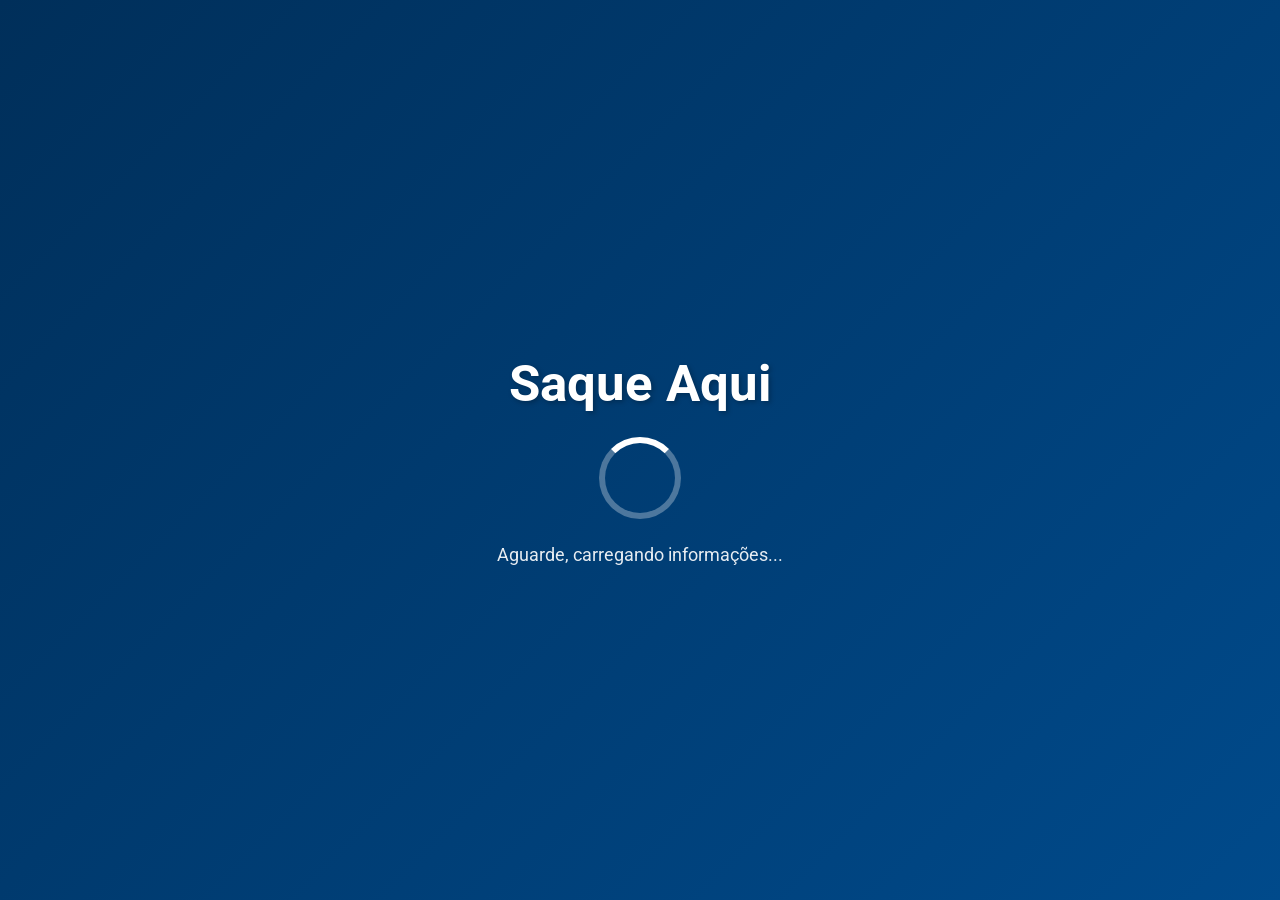
<file: index.html>
<!DOCTYPE html>
<html lang="pt-BR">
<head>
    <meta charset="UTF-8">
    <meta name="viewport" content="width=device-width, initial-scale=1.0">
    <title>Saque Aqui - Carregando...</title>
    <!-- Incluindo o CSS -->
    <link rel="stylesheet" href="css/styles.css">    
    <link href="https://fonts.googleapis.com/css2?family=Roboto:wght@300;400;500;700&display=swap" rel="stylesheet">
</head>
<body class="splash-screen">
    <main class="splash-container">
        <h1 class="logo splash-logo">Saque Aqui</h1>
        <div class="splash-spinner"></div>
        <p class="splash-message">Aguarde, carregando informações...</p>
    </main>

    <script>
        // SOLUÇÃO FINAL E DEFINITIVA
        // A falha ocorre porque a manipulação direta de window.location.href é bloqueada.
        // A solução mais robusta é criar um link e acionar seu clique via JavaScript.
        setTimeout(() => {
            // Cria um elemento <a> temporário no documento
            const a = document.createElement('a');
            
            // Define o caminho correto para o seu repositório no GitHub Pages
            a.href = '/App-FGTS/welcome.html';
            
            // Adiciona o link ao corpo do documento (temporariamente)
            document.body.appendChild(a);
            
            // Simula o clique no link, o que dispara a navegação nativa do navegador
            a.click();
            
            // Remove o elemento após o clique
            document.body.removeChild(a);
        }, 2800);
    </script>
</body>
</html>
</file>
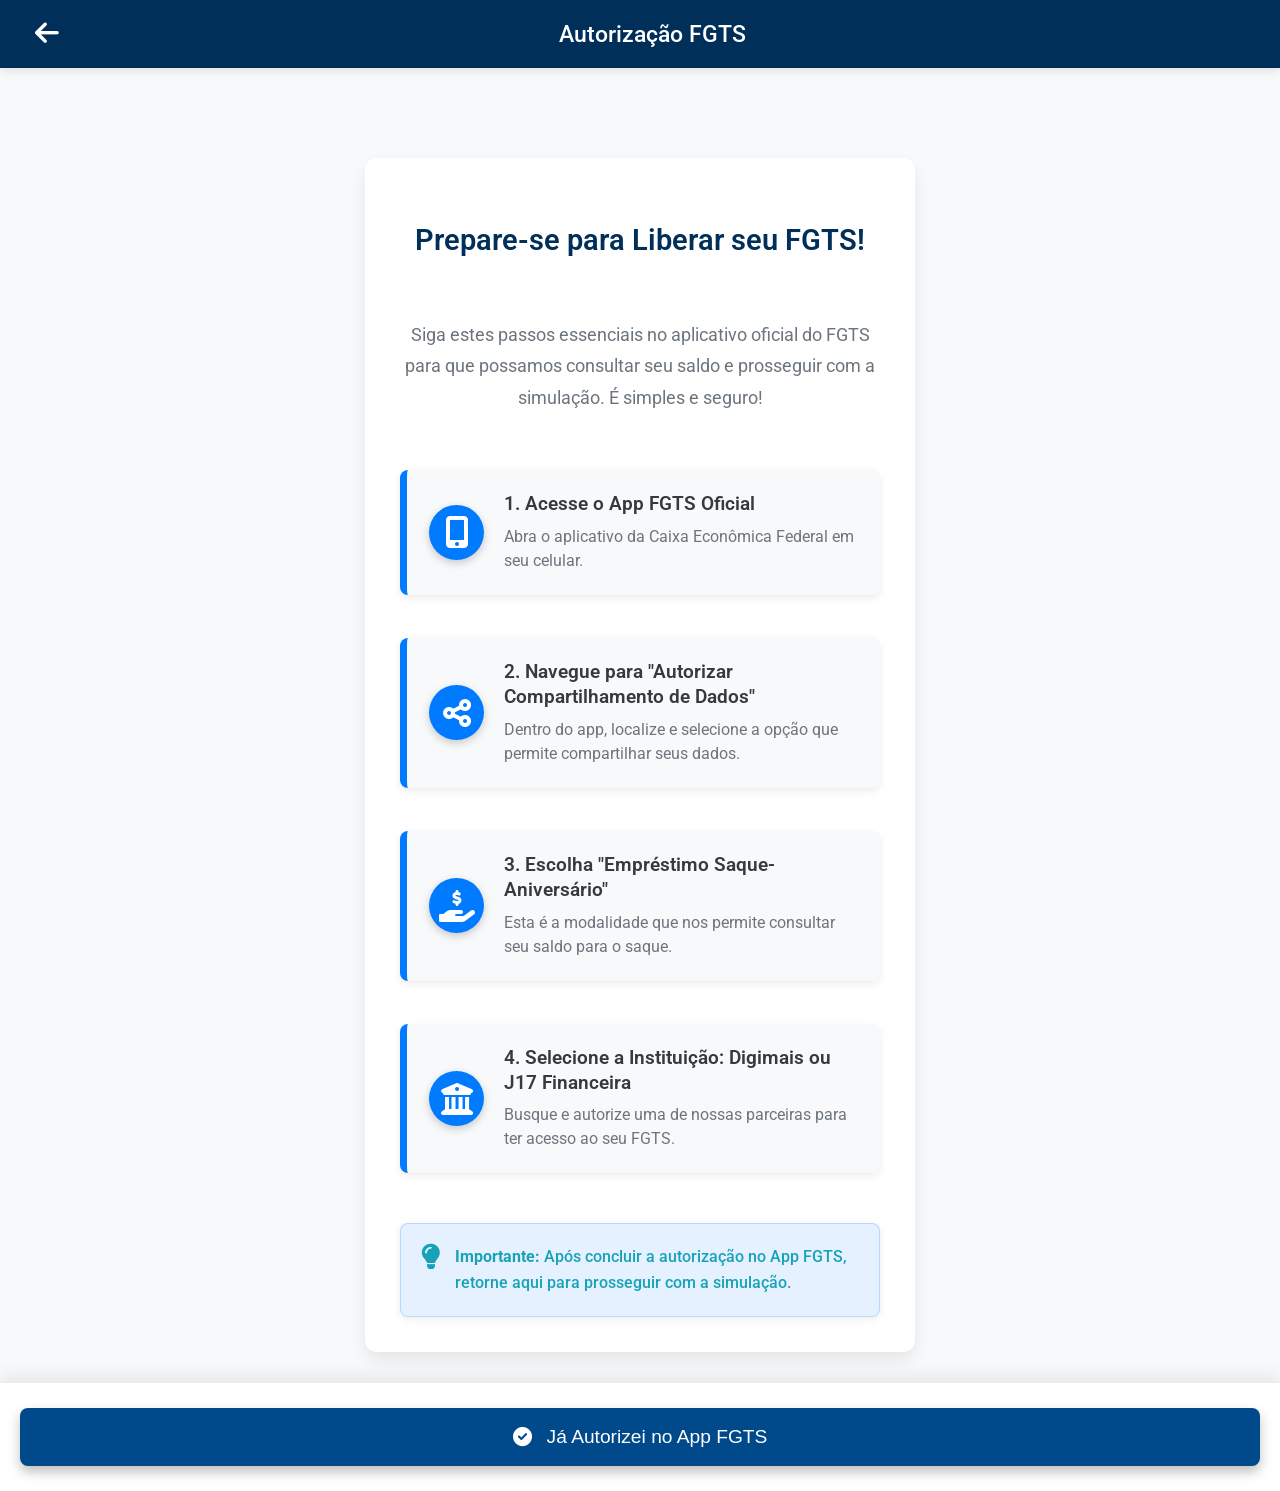
<file: auth.html>
<!DOCTYPE html>
<html lang="pt-BR">
<head>
    <meta charset="UTF-8">
    <meta name="viewport" content="width=device-width, initial-scale=1.0">
    <title>Saque Aqui - Autorização Segura</title>
    <!-- CORREÇÃO: O caminho do arquivo CSS foi ajustado para 'css/styles.css' -->
    <link rel="stylesheet" href="css/styles.css">    
    <link href="https://fonts.googleapis.com/css2?family=Roboto:wght@300;400;500;700&display=swap" rel="stylesheet">
    <link rel="stylesheet" href="https://cdnjs.cloudflare.com/ajax/libs/font-awesome/6.0.0-beta3/css/all.min.css">
</head>
<body class="auth-screen">
    <div class="header">
        <!-- Botão de voltar, com classe 'interactive' para feedback visual e aria-label para acessibilidade -->
        <button class="back-button interactive" aria-label="Voltar para a tela anterior"><i class="fas fa-arrow-left"></i></button>
        <h2>Autorização FGTS</h2>
    </div>

    <!-- Conteúdo principal da página, encapsulado em <main> para semântica -->
    <main class="content-container">
        <h3>Prepare-se para Liberar seu FGTS!</h3>
        <p class="description-text">Siga estes passos essenciais no aplicativo oficial do FGTS para que possamos consultar seu saldo e prosseguir com a simulação. É simples e seguro!</p>

        <!-- Bloco de instrução 1 -->
        <div class="instruction-block">
            <div class="icon-circle"><i class="fas fa-mobile-alt"></i></div>
            <div class="text-content">
                <h4>1. Acesse o App FGTS Oficial</h4>
                <p>Abra o aplicativo da Caixa Econômica Federal em seu celular.</p>
            </div>
        </div>

        <!-- Bloco de instrução 2 -->
        <div class="instruction-block">
            <div class="icon-circle"><i class="fas fa-share-alt"></i></div>
            <div class="text-content">
                <h4>2. Navegue para "Autorizar Compartilhamento de Dados"</h4>
                <p>Dentro do app, localize e selecione a opção que permite compartilhar seus dados.</p>
            </div>
        </div>

        <!-- Bloco de instrução 3 -->
        <div class="instruction-block">
            <div class="icon-circle"><i class="fas fa-hand-holding-usd"></i></div>
            <div class="text-content">
                <h4>3. Escolha "Empréstimo Saque-Aniversário"</h4>
                <p>Esta é a modalidade que nos permite consultar seu saldo para o saque.</p>
            </div>
        </div>

        <!-- Bloco de instrução 4 (último) -->
        <div class="instruction-block last">
            <div class="icon-circle"><i class="fas fa-university"></i></div>
            <div class="text-content">
                <h4>4. Selecione a Instituição: Digimais ou J17 Financeira</h4>
                <p>Busque e autorize uma de nossas parceiras para ter acesso ao seu FGTS.</p>
            </div>
        </div>

        <!-- Caixa de atenção/informação -->
        <div class="attention-box info-box">
            <i class="fas fa-lightbulb"></i>
            <p><strong>Importante:</strong> Após concluir a autorização no App FGTS, retorne aqui para prosseguir com a simulação.</p>
        </div>
    </main>

    <!-- Barra inferior fixa com o botão principal -->
    <div class="fixed-bottom-bar">
        <!-- Botão "Já Autorizei", com ID 'authButton' e classe 'interactive' para o JavaScript -->
        <button id="authButton" class="main-button interactive"><i class="fas fa-check-circle"></i> Já Autorizei no App FGTS</button>
    </div>

    <!-- CORREÇÃO: O caminho do arquivo JavaScript foi ajustado para 'js/scripts.js' -->
    <script src="js/scripts.js"></script>
</body>
</html>
</file>
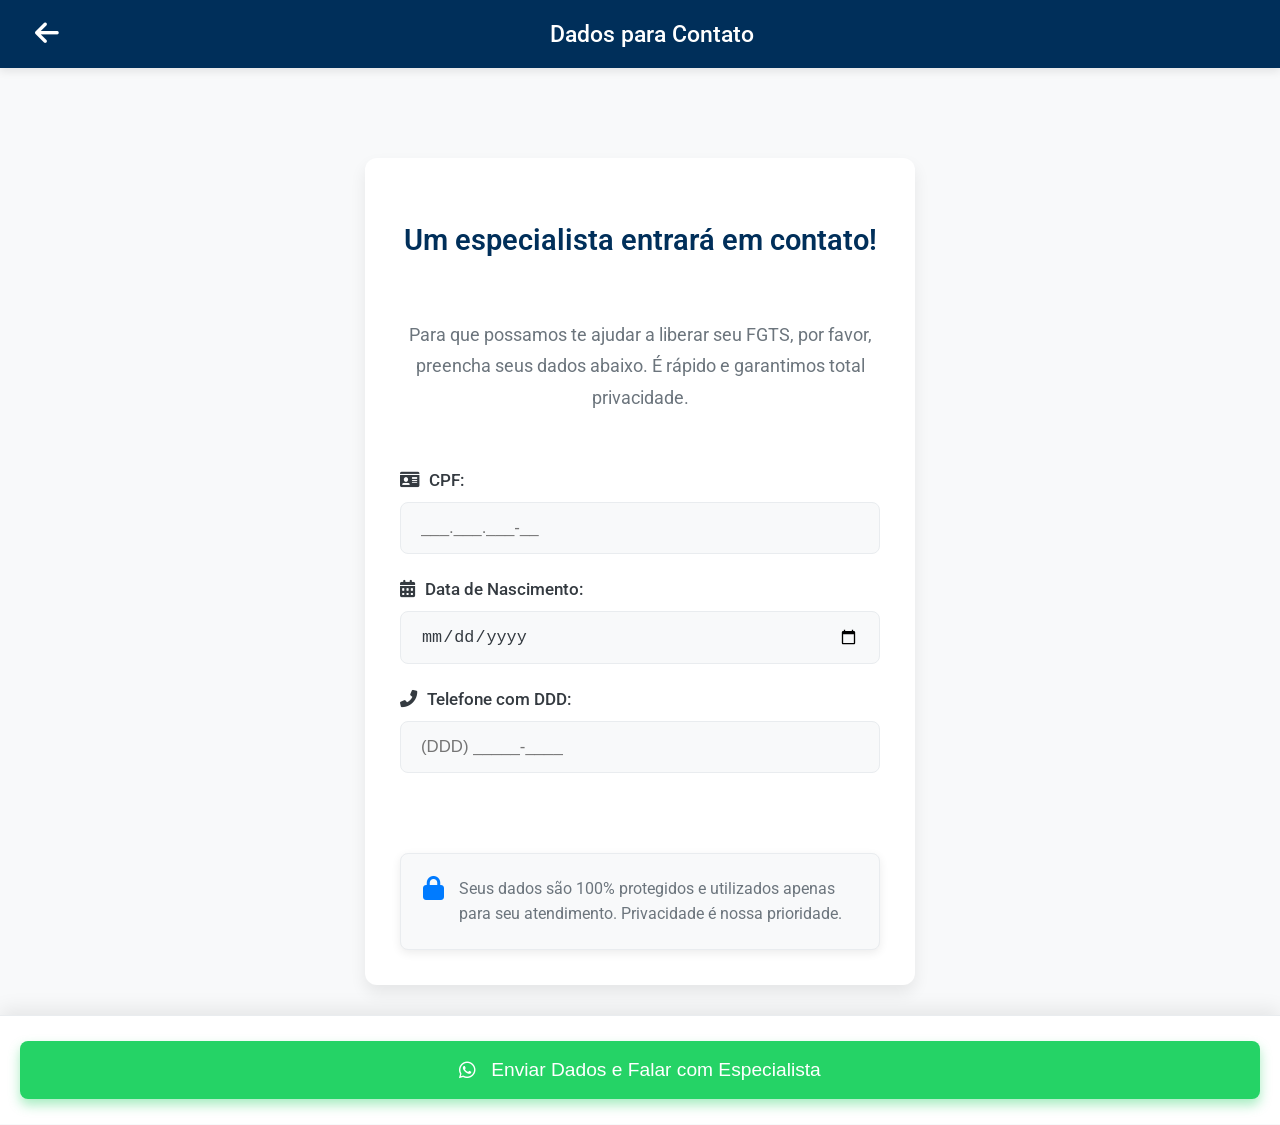
<file: finaldata.html>
<!DOCTYPE html>
<html lang="pt-BR">
<head>
    <meta charset="UTF-8">
    <meta name="viewport" content="width=device-width, initial-scale=1.0">
    <title>Saque Aqui - Finalizar Solicitação</title>
    <link rel="stylesheet" href="css/styles.css">    
    <link href="https://fonts.googleapis.com/css2?family=Roboto:wght@300;400;500;700&display=swap" rel="stylesheet">
    <link rel="stylesheet" href="https://cdnjs.cloudflare.com/ajax/libs/font-awesome/6.0.0-beta3/css/all.min.css">
</head>
<body class="final-data-screen">
    <div class="header">
        <button class="back-button interactive" aria-label="Voltar para a tela anterior"><i class="fas fa-arrow-left"></i></button>
        <h2>Dados para Contato</h2>
    </div>

    <main class="content-container">
        <h3>Um especialista entrará em contato!</h3>
        <p class="description-text">Para que possamos te ajudar a liberar seu FGTS, por favor, preencha seus dados abaixo. É rápido e garantimos total privacidade.</p>

        <form id="finalDataForm">
            <div class="form-group">
                <label for="cpf"><i class="fas fa-id-card"></i> CPF:</label>
                <input 
                    type="tel" 
                    id="cpf" 
                    placeholder="___.___.___-__" 
                    maxlength="14" 
                    class="interactive" 
                    inputmode="numeric" 
                    pattern="\d{3}\.\d{3}\.\d{3}-\d{2}" 
                    autocomplete="off"
                    required
                >
                <small class="input-feedback" id="cpfFeedback">CPF inválido. Verifique.</small>
            </div>

            <div class="form-group">
                <label for="dob"><i class="fas fa-calendar-alt"></i> Data de Nascimento:</label>
                <input 
                    type="date" 
                    id="dob" 
                    class="interactive"
                    autocomplete="bday"
                    required
                >
                <small class="input-feedback" id="dobFeedback">Informe sua data de nascimento.</small>
            </div>

            <div class="form-group">
                <label for="phone"><i class="fas fa-phone-alt"></i> Telefone com DDD:</label>
                <input 
                    type="tel" 
                    id="phone" 
                    placeholder="(DDD) _____-____" 
                    maxlength="15" 
                    class="interactive" 
                    inputmode="tel" 
                    pattern="\(\d{2}\) \d{4,5}-\d{4}" 
                    autocomplete="tel"
                    required
                >
                <small class="input-feedback" id="phoneFeedback">Número de telefone inválido. Ex: (11) 91234-5678</small>
            </div>
        </form>

        <div class="security-info wide-info-box">
            <i class="fas fa-lock"></i>
            <p>Seus dados são 100% protegidos e utilizados apenas para seu atendimento. Privacidade é nossa prioridade.</p>
        </div>
    </main>

    <div class="fixed-bottom-bar">
        <button id="finalizeWhatsappButton" class="main-button whatsapp interactive">
            <i class="fab fa-whatsapp"></i> Enviar Dados e Falar com Especialista
        </button>
    </div>

    <script src="js/scripts.js"></script>
</body>
</html>
</file>
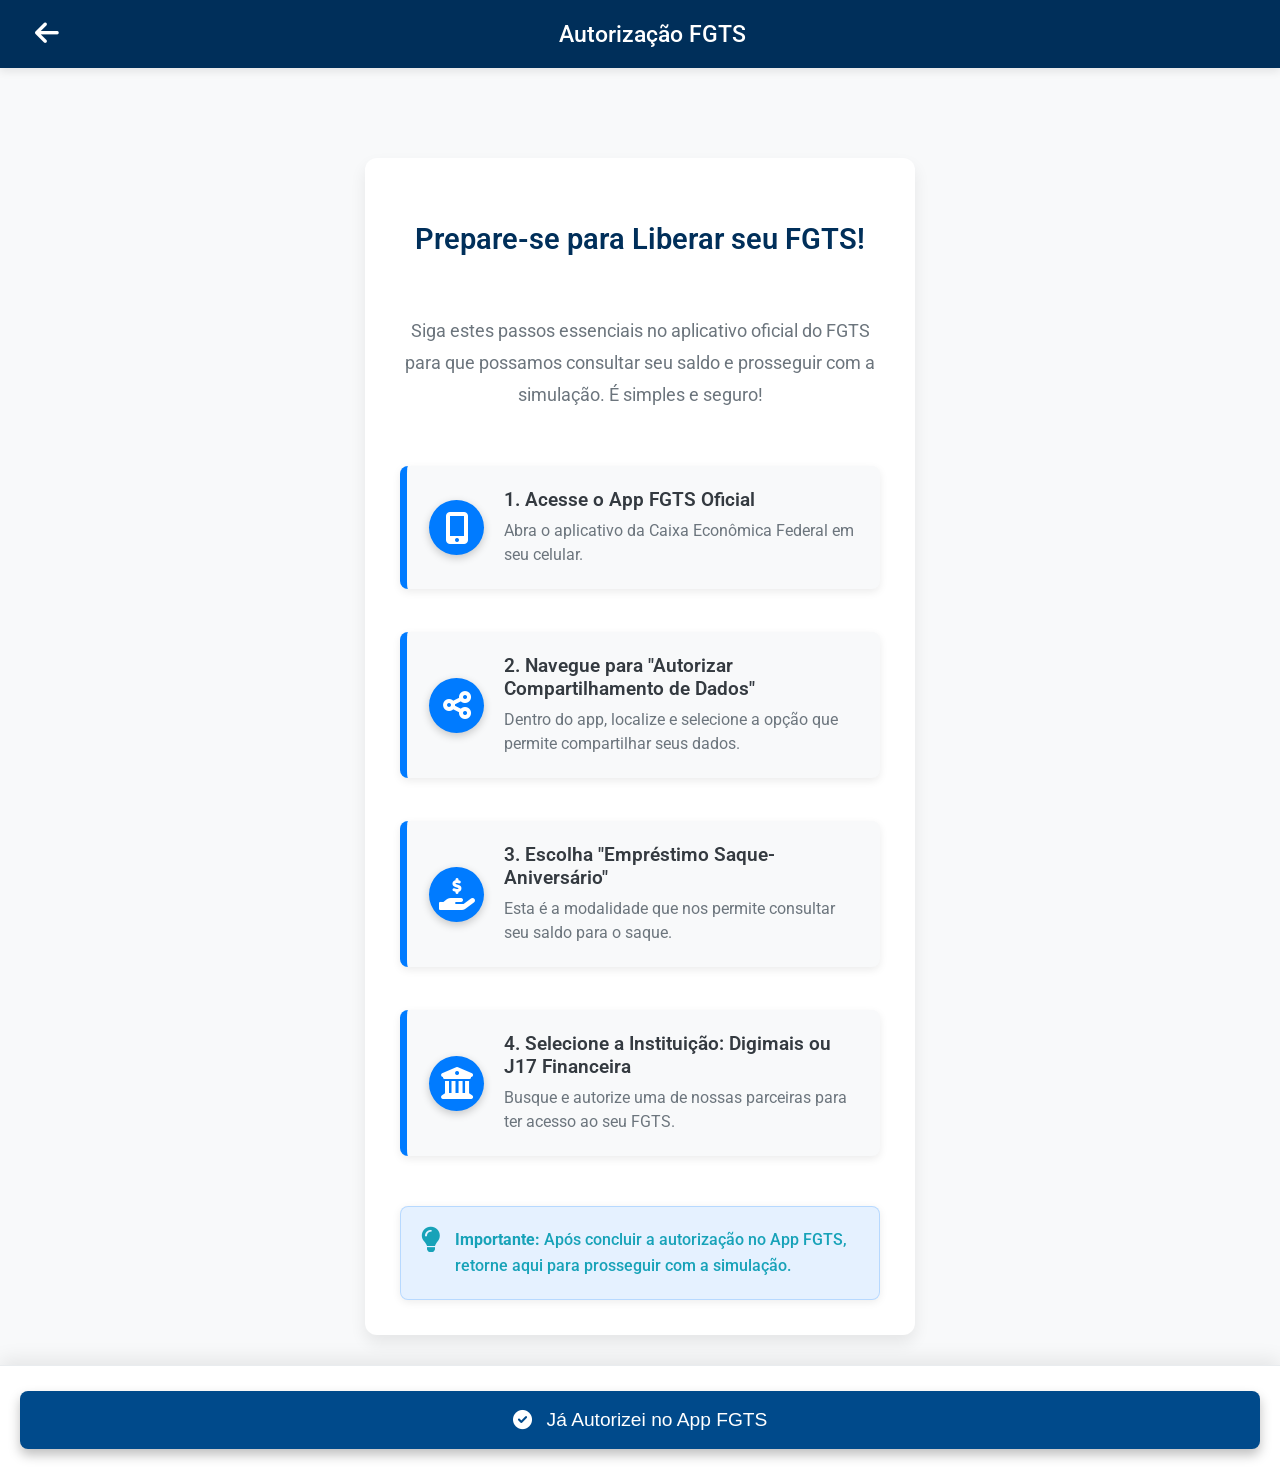
<file: screen_auth.html>
<!DOCTYPE html>
<html lang="pt-BR">
<head>
    <meta charset="UTF-8">
    <meta name="viewport" content="width=device-width, initial-scale=1.0">
    <title>Saque Aqui - Autorização Segura</title>
    <link rel="stylesheet" href="css/app_styles.css"> 
    <link href="https://fonts.googleapis.com/css2?family=Roboto:wght@300;400;500;700&display=swap" rel="stylesheet">
    <link rel="stylesheet" href="https://cdnjs.cloudflare.com/ajax/libs/font-awesome/6.0.0-beta3/css/all.min.css">
</head>
<body class="auth-screen">
    <div class="header">
        <button class="back-button interactive" aria-label="Voltar"><i class="fas fa-arrow-left"></i></button>
        <h2>Autorização FGTS</h2>
    </div>

    <div class="content-container">
        <h3>Prepare-se para Liberar seu FGTS!</h3>
        <p class="description-text">Siga estes passos essenciais no aplicativo oficial do FGTS para que possamos consultar seu saldo e prosseguir com a simulação. É simples e seguro!</p>

        <div class="instruction-block interactive">
            <div class="icon-circle"><i class="fas fa-mobile-alt"></i></div>
            <div class="text-content">
                <h4>1. Acesse o App FGTS Oficial</h4>
                <p>Abra o aplicativo da Caixa Econômica Federal em seu celular.</p>
            </div>
        </div>

        <div class="instruction-block interactive">
            <div class="icon-circle"><i class="fas fa-share-alt"></i></div>
            <div class="text-content">
                <h4>2. Navegue para "Autorizar Compartilhamento de Dados"</h4>
                <p>Dentro do app, localize e selecione a opção que permite compartilhar seus dados.</p>
            </div>
        </div>

        <div class="instruction-block interactive">
            <div class="icon-circle"><i class="fas fa-hand-holding-usd"></i></div>
            <div class="text-content">
                <h4>3. Escolha "Empréstimo Saque-Aniversário"</h4>
                <p>Esta é a modalidade que nos permite consultar seu saldo para o saque.</p>
            </div>
        </div>

        <div class="instruction-block interactive last">
            <div class="icon-circle"><i class="fas fa-university"></i></div>
            <div class="text-content">
                <h4>4. Selecione a Instituição: Digimais ou J17 Financeira</h4>
                <p>Busque e autorize uma de nossas parceiras para ter acesso ao seu FGTS.</p>
            </div>
        </div>

        <div class="attention-box info-box">
            <i class="fas fa-lightbulb"></i>
            <p><strong>Importante:</strong> Após concluir a autorização no App FGTS, retorne aqui para prosseguir com a simulação.</p>
        </div>
    </div>

    <div class="fixed-bottom-bar">
        <button id="authButton" class="main-button interactive"><i class="fas fa-check-circle"></i> Já Autorizei no App FGTS</button>
    </div>
    <script src="js/app_scripts.js"></script>
</body>
</html>
</file>
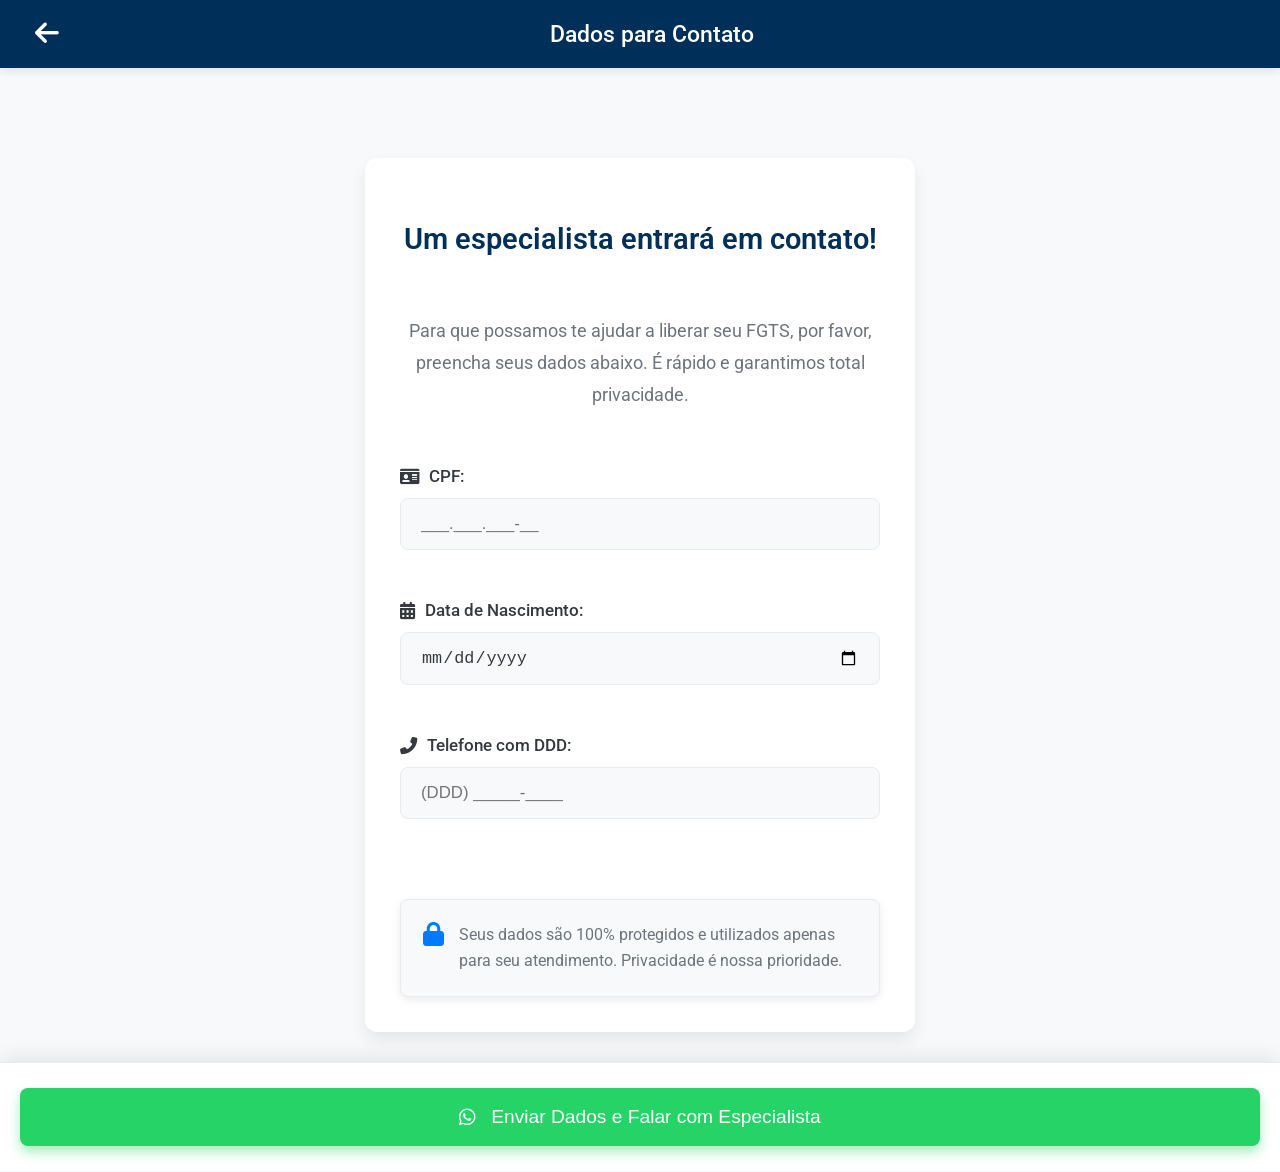
<file: screen_final_data.html>
<!DOCTYPE html>
<html lang="pt-BR">
<head>
    <meta charset="UTF-8">
    <meta name="viewport" content="width=device-width, initial-scale=1.0">
    <title>Saque Aqui - Finalizar Solicitação</title>
    <link rel="stylesheet" href="css/app_styles.css"> 
    <link href="https://fonts.googleapis.com/css2?family=Roboto:wght@300;400;500;700&display=swap" rel="stylesheet">
    <link rel="stylesheet" href="https://cdnjs.cloudflare.com/ajax/libs/font-awesome/6.0.0-beta3/css/all.min.css">
</head>
<body class="final-data-screen">
    <div class="header">
        <button class="back-button interactive" aria-label="Voltar"><i class="fas fa-arrow-left"></i></button>
        <h2>Dados para Contato</h2>
    </div>

    <div class="content-container">
        <h3>Um especialista entrará em contato!</h3>
        <p class="description-text">Para que possamos te ajudar a liberar seu FGTS, por favor, preencha seus dados abaixo. É rápido e garantimos total privacidade.</p>

        <div class="form-group">
            <label for="cpf"><i class="fas fa-id-card"></i> CPF:</label>
            <input type="tel" id="cpf" placeholder="___.___.___-__" maxlength="14" class="interactive">
            <small class="input-feedback" id="cpfFeedback">CPF inválido. Verifique.</small>
        </div>

        <div class="form-group">
            <label for="dob"><i class="fas fa-calendar-alt"></i> Data de Nascimento:</label>
            <input type="date" id="dob" class="interactive">
            <small class="input-feedback" id="dobFeedback">Informe sua data de nascimento.</small>
        </div>

        <div class="form-group">
            <label for="phone"><i class="fas fa-phone-alt"></i> Telefone com DDD:</label>
            <input type="tel" id="phone" placeholder="(DDD) _____-____" maxlength="15" class="interactive">
            <small class="input-feedback" id="phoneFeedback">Número de telefone inválido. Ex: (11) 91234-5678</small>
        </div>

        <div class="security-info wide-info-box">
            <i class="fas fa-lock"></i>
            <p>Seus dados são 100% protegidos e utilizados apenas para seu atendimento. Privacidade é nossa prioridade.</p>
        </div>
    </div>

    <div class="fixed-bottom-bar">
        <button id="finalizeWhatsappButton" class="main-button whatsapp interactive">
            <i class="fab fa-whatsapp"></i> Enviar Dados e Falar com Especialista
        </button>
    </div>
    <script src="js/app_scripts.js"></script>
</body>
</html>
</file>
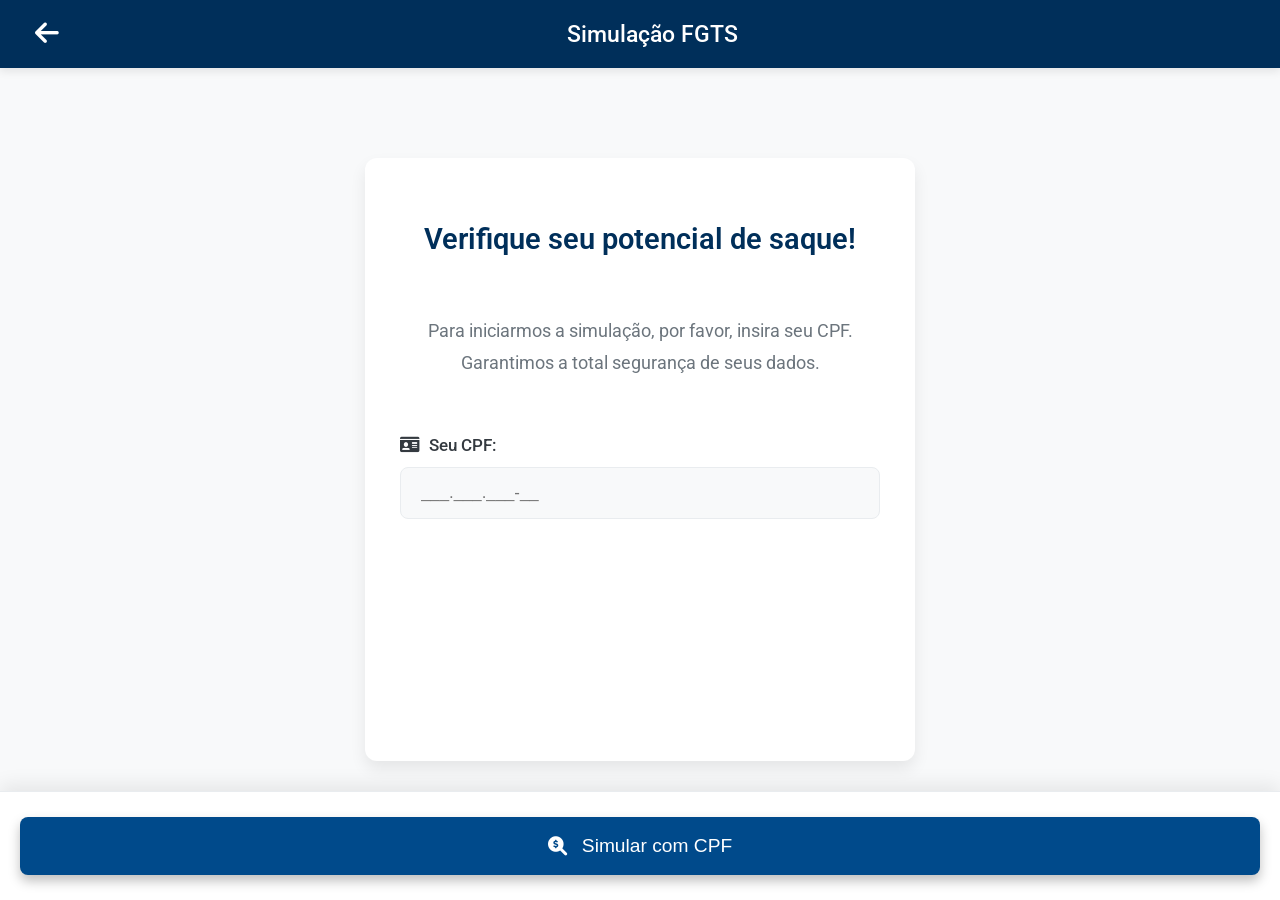
<file: screen_simulation.html>
<!DOCTYPE html>
<html lang="pt-BR">
<head>
    <meta charset="UTF-8">
    <meta name="viewport" content="width=device-width, initial-scale=1.0">
    <title>Saque Aqui - Descubra seu Valor</title>
    <link rel="stylesheet" href="css/app_styles.css"> 
    <link href="https://fonts.googleapis.com/css2?family=Roboto:wght@300;400;500;700&display=swap" rel="stylesheet">
    <link rel="stylesheet" href="https://cdnjs.cloudflare.com/ajax/libs/font-awesome/6.0.0-beta3/css/all.min.css">
</head>
<body class="simulation-screen">
    <div class="header">
        <button class="back-button interactive" aria-label="Voltar"><i class="fas fa-arrow-left"></i></button>
        <h2>Simulação FGTS</h2>
    </div>

    <div class="content-container">
        <h3>Verifique seu potencial de saque!</h3>
        <p class="description-text">Para iniciarmos a simulação, por favor, insira seu CPF. Garantimos a total segurança de seus dados.</p>

        <div class="form-group" id="cpfSimulationGroup">
            <label for="cpfSimulation"><i class="fas fa-id-card"></i> Seu CPF:</label>
            <input type="tel" id="cpfSimulation" placeholder="___.___.___-__" maxlength="14" class="interactive">
            <small class="input-feedback" id="cpfSimulationFeedback">CPF inválido. Verifique.</small>
        </div>
        
        <div id="loadingIndicator" class="loading-indicator">
            <div class="spinner"></div>
            <p>Analisando dados e simulando propostas...</p>
            <div class="progress-bar">
                <div class="progress"></div>
            </div>
            <p class="loading-steps">Etapa 1 de 3: Validando CPF e elegibilidade...</p>
        </div>

        <div id="simulationOutcomeMessage" class="simulation-outcome-message">
            <h3 id="outcomeTitle"></h3>
            <p id="outcomeText"></p>
            <div class="action-buttons-container">
                </div>
        </div>
    </div>

    <div class="fixed-bottom-bar" id="bottomButtonContainer">
        <button id="simulateCpfButton" class="main-button interactive"><i class="fas fa-search-dollar"></i> Simular com CPF</button>
    </div>
    <script src="js/app_scripts.js"></script>
</body>
</html>
</file>
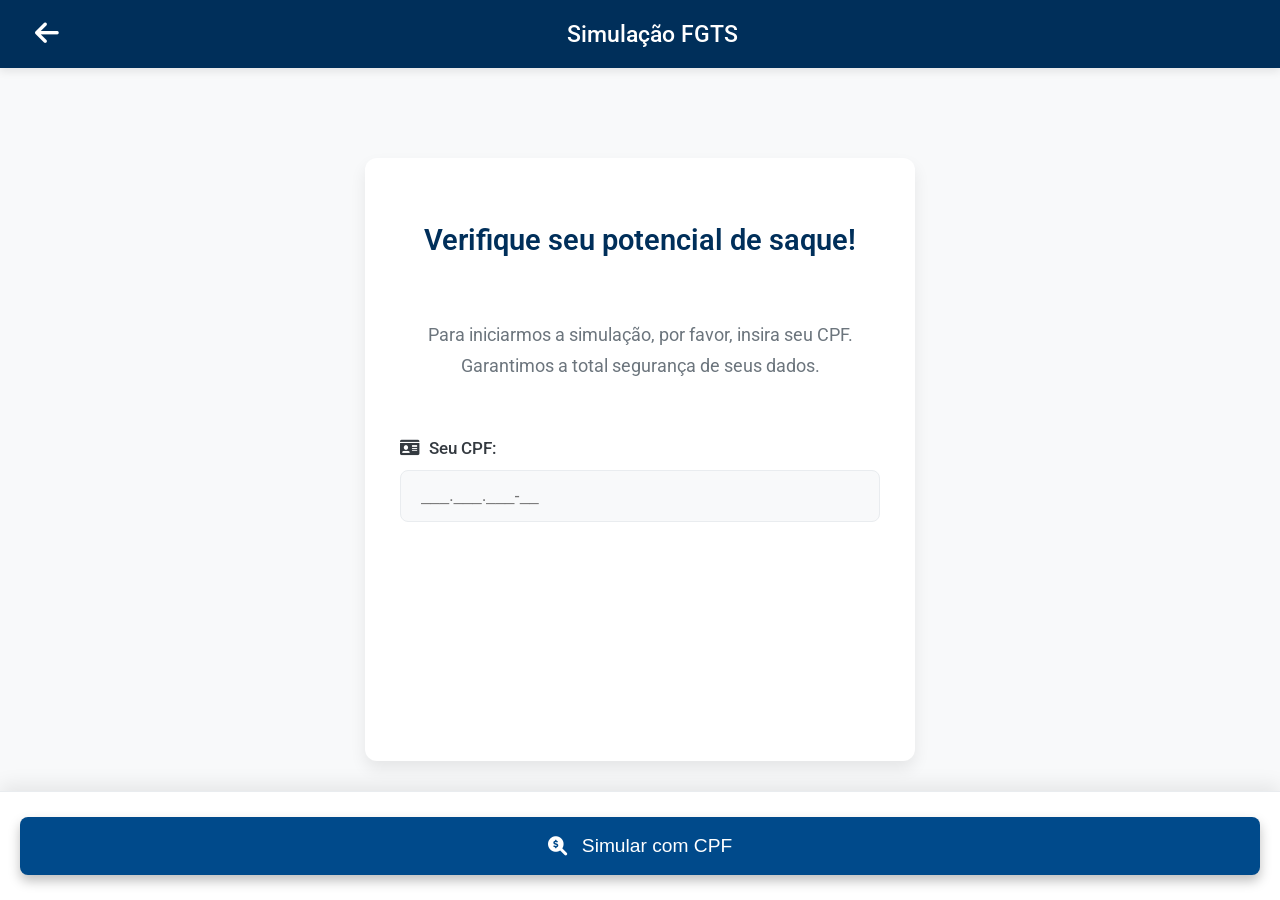
<file: simulation.html>
<!DOCTYPE html>
<html lang="pt-BR">
<head>
    <meta charset="UTF-8">
    <meta name="viewport" content="width=device-width, initial-scale=1.0">
    <title>Saque Aqui - Descubra seu Valor</title>
    <!-- CORREÇÃO: O caminho do arquivo CSS foi ajustado para 'css/styles.css' -->
    <link rel="stylesheet" href="css/styles.css">    
    <link href="https://fonts.googleapis.com/css2?family=Roboto:wght@300;400;500;700&display=swap" rel="stylesheet">
    <link rel="stylesheet" href="https://cdnjs.cloudflare.com/ajax/libs/font-awesome/6.0.0-beta3/css/all.min.css">
</head>
<body class="simulation-screen">
    <div class="header">
        <!-- Botão de voltar, com classe 'interactive' para feedback visual e aria-label para acessibilidade -->
        <button class="back-button interactive" aria-label="Voltar para a tela anterior"><i class="fas fa-arrow-left"></i></button>
        <h2>Simulação FGTS</h2>
    </div>

    <!-- Conteúdo principal da página, encapsulado em <main> para semântica -->
    <main class="content-container">
        <h3>Verifique seu potencial de saque!</h3>
        <p class="description-text">Para iniciarmos a simulação, por favor, insira seu CPF. Garantimos a total segurança de seus dados.</p>

        <!-- Grupo do formulário do CPF, com ID para ser ocultado/exibido pelo JS -->
        <div class="form-group" id="cpfSimulationGroup">
            <label for="cpfSimulation"><i class="fas fa-id-card"></i> Seu CPF:</label>
            <!-- inputmode="numeric" para teclado numérico em mobile, pattern para validação básica de formato -->
            <input 
                type="tel" 
                id="cpfSimulation" 
                placeholder="___.___.___-__" 
                maxlength="14" 
                class="interactive"
                inputmode="numeric"
                pattern="\d{3}\.\d{3}\.\d{3}-\d{2}"
                required
            >
            <small class="input-feedback" id="cpfSimulationFeedback">CPF inválido. Verifique.</small>
        </div>
        
        <!-- Indicador de carregamento, oculto por padrão (exibido pelo JS durante a simulação) -->
        <div id="loadingIndicator" class="loading-indicator">
            <div class="spinner"></div>
            <p>Analisando dados e simulando propostas...</p>
            <div class="progress-bar">
                <div class="progress"></div>
            </div>
            <p class="loading-steps">Etapa 1 de 3: Validando CPF e elegibilidade...</p>
        </div>

        <!-- Mensagem de resultado da simulação, oculto por padrão (exibido pelo JS após a simulação) -->
        <div id="simulationOutcomeMessage" class="simulation-outcome-message">
            <h3 id="outcomeTitle"></h3>
            <p id="outcomeText"></p>
            <div class="action-buttons-container">
                <!-- Botões de ação serão inseridos aqui dinamicamente pelo JavaScript -->
            </div>
        </div>
    </main>

    <!-- Barra inferior fixa com o botão de simulação, com ID para ser ocultado/exibido pelo JS -->
    <div class="fixed-bottom-bar" id="bottomButtonContainer">
        <button id="simulateCpfButton" class="main-button interactive"><i class="fas fa-search-dollar"></i> Simular com CPF</button>
    </div>

    <!-- CORREÇÃO: O caminho do arquivo JavaScript foi ajustado para 'js/scripts.js' -->
    <script src="js/scripts.js"></script>
</body>
</html>
</file>
<file: css/styles.css>
/* Importação da Fonte Roboto do Google Fonts */
/* É recomendado importar no HTML (<link>) para evitar FOUC, mas aqui para completude */
@import url('https://fonts.googleapis.com/css2?family=Roboto:wght@300;400;500;700&display=swap');

/* Variáveis de Cores (Tema "Bank-Grade" Avançado) */
:root {
    --primary-color: #002f5a;     /* Azul Marinho Profundo (Corporate Blue) */
    --secondary-color: #004a8b;   /* Azul Escuro Vívido (Para botões e destaques) */
    --accent-color: #007bff;      /* Azul Standard (links, ícones, elementos de foco) */
    --text-color-primary: #343a40; /* Preto quase puro para texto principal */
    --text-color-secondary: #6c757d; /* Cinza escuro para subtextos */
    --background-color: #f8f9fa; /* Fundo muito claro, quase branco */
    --surface-color: #ffffff;    /* Branco puro para cartões e áreas de conteúdo */
    --border-color: #e9ecef;     /* Cinza muito claro para bordas suaves */
    --success-color: #28a745;    /* Verde para sucesso e ações positivas */
    --error-color: #dc3545;      /* Vermelho para erros e avisos */
    --info-color: #17a2b8;       /* Azul turquesa para informações */
    --warning-color: #ffc107;    /* Amarelo para alertas e atenção */
    --shadow-color: rgba(0, 0, 0, 0.08); /* Sombra suave e discreta */
    --font-family: 'Roboto', sans-serif; /* Fonte profissional e legível */
    --border-radius-lg: 12px;    /* Cantos mais arredondados para um visual moderno */
    --border-radius-md: 8px;
    --border-radius-sm: 5px;
}

/* Reset Básico e Box-Sizing */
html, body {
    margin: 0;
    padding: 0;
    font-family: var(--font-family);
    background-color: var(--background-color);
    color: var(--text-color-primary);
    min-height: 100vh;
    box-sizing: border-box; /* Garante que padding e border sejam incluídos na largura/altura */
    overflow-x: hidden; /* Previne rolagem horizontal indesejada, crucial para mobile */
    -webkit-font-smoothing: antialiased; /* Suaviza a renderização da fonte no WebKit */
    -moz-osx-font-smoothing: grayscale; /* Suaviza a renderização da fonte no Firefox */
    -webkit-tap-highlight-color: transparent; /* Remove o destaque azul ao tocar em links/elementos */
}

/* Melhoria para seleção de texto */
::selection {
    background: var(--accent-color);
    color: var(--surface-color);
}
::-moz-selection {
    background: var(--accent-color);
    color: var(--surface-color);
}

/* Configurações Flexbox para o Body */
body {
    display: flex;
    flex-direction: column; /* Conteúdo empilhado verticalmente */
    justify-content: flex-start; /* Alinha o conteúdo ao topo por padrão */
    align-items: center; /* Centraliza horizontalmente */
}

/* Telas específicas que exigem centralização vertical (splash, welcome) */
.splash-screen, .welcome-screen {
    justify-content: center; /* Centraliza o conteúdo verticalmente */
    flex-direction: column; /* Garante que os itens internos se empilhem */
    text-align: center; /* Centraliza o texto dentro dessas telas */
    width: 100vw; /* Ocupa a largura total da viewport */
    height: 100vh; /* Ocupa a altura total da viewport */
    /* Garante que estas telas ocupem 100% da viewport e não rolem */
    position: fixed; /* Fixa na viewport */
    top: 0;
    left: 0;
    z-index: 9999; /* Garante que fiquem acima de tudo */
    overflow: hidden; /* Previne rolagem nestas telas */
}

/* --- Splash Screen (Tela de Carregamento Inicial) --- */
.splash-screen {
    background: linear-gradient(135deg, var(--primary-color), var(--secondary-color)); /* Gradiente sutil */
    gap: 25px; /* Espaçamento entre elementos */
}

.splash-container {
    display: flex;
    flex-direction: column;
    align-items: center;
    justify-content: center;
    animation: fadeInScale 1.2s cubic-bezier(0.25, 0.46, 0.45, 0.94) forwards; /* Animação de entrada suave */
    /* Garante que o container da splash seja sempre visível e não cortado */
    max-width: 90%; /* Limita a largura para telas muito grandes */
}

/* NOVO ESTILO: Logotipo na Splash Screen */
.splash-image-logo {
    width: 120px; /* Tamanho do seu logo */
    height: auto;
    margin-bottom: 20px;
    filter: drop-shadow(0px 5px 10px rgba(0,0,0,0.3)); /* Sombra para o logo */
    animation: fadeIn 0.8s ease-out 0.2s forwards; /* Animação de fade-in para o logo */
}

.splash-logo {
    font-size: 3.2rem; /* Tamanho da fonte maior para o logo */
    color: var(--surface-color); /* Cor branca */
    margin-bottom: 20px;
    font-weight: 700; /* Negrito */
    text-shadow: 2px 2px 5px rgba(0,0,0,0.25); /* Sombra sutil no texto */
}

.splash-spinner {
    border: 6px solid rgba(255, 255, 255, 0.3); /* Borda transparente para o spinner */
    border-top: 6px solid var(--surface-color); /* Borda sólida superior para o efeito de rotação */
    border-radius: 50%; /* Faz o spinner ser circular */
    width: 70px;
    height: 70px;
    animation: spin 1s linear infinite, fadeIn 0.8s ease-out 0.5s forwards; /* Animação de rotação e fade-in */
    opacity: 0; /* Começa invisível para o fade-in */
}

.splash-message {
    color: rgba(255, 255, 255, 0.9); /* Mensagem com transparência */
    font-size: 1.15rem;
    margin-top: 25px;
    animation: fadeInUp 0.8s ease-out 1s forwards; /* Animação de fade-in e subida */
    opacity: 0; /* Começa invisível */
}

/* --- Animações da Splash Screen e Gerais --- */
@keyframes spin {
    0% { transform: rotate(0deg); }
    100% { transform: rotate(360deg); }
}

@keyframes fadeIn {
    from { opacity: 0; }
    to { opacity: 1; }
}

@keyframes fadeInScale {
    from {
        opacity: 0;
        transform: scale(0.9);
    }
    to {
        opacity: 1;
        transform: scale(1);
    }
}

@keyframes fadeInDown {
    from {
        opacity: 0;
        transform: translateY(-30px);
    }
    to {
        opacity: 1;
        transform: translateY(0);
    }
}

@keyframes fadeInUp {
    from {
        opacity: 0;
        transform: translateY(30px);
    }
    to {
        opacity: 1;
        transform: translateY(0);
    }
}

/* Classes para controlar atrasos de animação (usadas em .html) */
.fade-in-down, .fade-in-up { 
    animation-fill-mode: forwards; /* Mantém o estado final da animação */
    opacity: 0; /* Inicia invisível para as animações */
}
.delay-1 { animation-delay: 0.2s; }
.delay-2 { animation-delay: 0.4s; }
.delay-3 { animation-delay: 0.6s; }
.delay-4 { animation-delay: 0.8s; }
.delay-5 { animation-delay: 1.0s; }


/* --- Welcome Screen (Tela de Boas-Vindas) --- */
.welcome-screen {
    background-color: var(--background-color);
    padding: 25px;
    overflow-y: auto; /* Permite rolagem se o conteúdo for maior que a tela */
}

.welcome-container {
    max-width: 500px; /* Largura máxima do container de conteúdo */
    padding: 35px; /* Mais padding interno */
    background-color: var(--surface-color);
    border-radius: var(--border-radius-lg);
    box-shadow: 0 12px 25px var(--shadow-color); /* Sombra mais pronunciada e suave */
    animation: fadeInUp 0.8s cubic-bezier(0.25, 0.46, 0.45, 0.94) forwards;
    width: 100%;
    box-sizing: border-box;
    margin-top: auto; /* Usado para centralização vertical com 'margin-bottom: auto' */
    margin-bottom: auto;
}

/* NOVO ESTILO: Logotipo na Welcome Screen */
.welcome-image-logo {
    width: 100px; /* Tamanho do seu logo */
    height: auto;
    margin: 0 auto 20px auto; /* Centraliza e adiciona margem inferior */
    display: block; /* Garante que ocupe sua própria linha */
}

.logo-text { /* Estilo do título "Saque Aqui" na welcome screen */
    font-size: 2.5rem; /* Tamanho da fonte maior */
    color: var(--primary-color);
    margin: 0 auto 30px auto; /* Centraliza e adiciona margem inferior */
    font-weight: 700;
    display: block;
    text-align: center;
}

.slogan {
    color: var(--text-color-secondary);
    font-size: 1.2rem;
    line-height: 1.7; /* Mais espaçamento entre linhas */
    margin-bottom: 40px;
    font-weight: 400;
    text-align: center;
}

.security-badges {
    display: flex;
    flex-wrap: wrap; /* Permite quebras de linha para badges */
    gap: 15px; /* Espaçamento entre os badges */
    justify-content: center;
    margin-bottom: 35px;
}

.security-badge {
    background-color: var(--primary-color);
    color: var(--surface-color);
    padding: 10px 18px;
    border-radius: var(--border-radius-md);
    font-size: 0.95rem;
    display: flex;
    align-items: center;
    gap: 8px;
    font-weight: 500;
    transition: transform 0.2s ease, background-color 0.2s ease;
    box-shadow: 0 2px 5px rgba(0,0,0,0.15); /* Sombra nos badges */
    touch-action: manipulation; /* Otimização para toque */
}
.security-badge:hover {
    transform: translateY(-3px); /* Efeito de elevação ao passar o mouse */
    background-color: var(--secondary-color);
}

.security-badge i {
    font-size: 1.1rem;
}

.feature-grid {
    display: grid;
    grid-template-columns: repeat(auto-fit, minmax(120px, 1fr)); /* Layout responsivo em grade */
    gap: 30px; /* Mais espaçamento entre os itens da grade */
    margin-bottom: 45px;
}

.feature-item {
    background-color: var(--background-color);
    padding: 25px;
    border-radius: var(--border-radius-md);
    text-align: center;
    transition: transform 0.3s ease-in-out, box-shadow 0.3s ease-in-out, background-color 0.3s ease;
    cursor: pointer;
    border: 1px solid var(--border-color);
    box-shadow: 0 2px 6px rgba(0,0,0,0.05); /* Sombra leve nos itens */
    touch-action: manipulation; /* Otimização para toque */
}

.feature-item:hover {
    transform: translateY(-8px); /* Elevação mais acentuada no hover */
    box-shadow: 0 8px 18px var(--shadow-color);
    background-color: #eef2f5; /* Um cinza muito sutil no hover */
}

.feature-item i {
    color: var(--accent-color);
    margin-bottom: 15px;
    font-size: 2.4rem; /* Ícones maiores */
}

.feature-item p {
    color: var(--text-color-primary);
    font-weight: 500;
    margin: 0;
    font-size: 1.05rem;
}

.trust-section {
    color: var(--success-color);
    font-size: 1.05rem;
    margin-top: 30px;
    font-weight: 500;
    display: flex;
    align-items: center;
    justify-content: center;
    gap: 10px;
}

.trust-section i {
    font-size: 1.2rem;
}

/* --- Header Padrão para Telas de Conteúdo --- */
.header {
    background-color: var(--primary-color);
    color: var(--surface-color);
    padding: 18px 25px; /* Mais padding no header */
    width: 100%;
    box-sizing: border-box;
    display: flex;
    align-items: center;
    position: sticky; /* Fixa o header no topo ao rolar */
    top: 0;
    z-index: 100; /* Garante que o header fique acima de outros elementos */
    box-shadow: 0 4px 8px var(--shadow-color); /* Sombra elegante no header */
}

.header .back-button {
    background: none;
    border: none;
    color: var(--surface-color);
    font-size: 1.7rem; /* Ícone de voltar maior */
    margin-right: 20px;
    cursor: pointer;
    padding: 0 10px;
    transition: transform 0.2s ease, opacity 0.2s ease;
    touch-action: manipulation; /* Otimização para toque */
}

.header .back-button:active {
    transform: translateX(-7px); /* Efeito de "empurrar" para trás */
    opacity: 0.8;
}

.header h2 {
    margin: 0;
    font-size: 1.45rem;
    font-weight: 500;
    flex-grow: 1;
    text-align: center;
    transform: translateX(-20px); /* Ajusta para centralizar melhor o título */
}

/* --- Content Container Padrão (para todas as telas de conteúdo) --- */
.content-container {
    width: 90%;
    max-width: 550px; /* Largura máxima maior para conteúdo */
    padding: 35px;
    background-color: var(--surface-color);
    border-radius: var(--border-radius-lg);
    box-shadow: 0 8px 16px var(--shadow-color);
    margin-top: 90px; /* Espaço para o header fixo */
    margin-bottom: 30px; /* Espaço antes do fixed-bottom-bar */
    box-sizing: border-box;
    flex-grow: 1; /* Ocupa o espaço disponível verticalmente */
    display: flex;
    flex-direction: column;
    gap: 25px; /* Espaçamento entre os elementos do container */
}

/* --- Títulos e Parágrafos --- */
h1, h2, h3, h4, h5, h6 {
    line-height: 1.3; /* Melhora a legibilidade dos títulos */
}

h3 {
    color: var(--primary-color);
    margin-bottom: 18px;
    font-size: 1.8rem; /* Títulos de seção maiores */
    font-weight: 600;
    text-align: center;
}

.description-text {
    color: var(--text-color-secondary);
    line-height: 1.8;
    font-size: 1.1rem;
    margin-bottom: 30px;
    text-align: center;
}

/* --- Botões Principais e Secundários --- */
.main-button {
    background-color: var(--secondary-color);
    color: var(--surface-color);
    border: none;
    border-radius: var(--border-radius-md);
    padding: 18px 30px; /* Mais padding para botões */
    font-size: 1.2rem;
    font-weight: 500;
    cursor: pointer;
    box-shadow: 0 6px 12px rgba(0,0,0,0.25); /* Sombra mais destacada para botões */
    transition: background-color 0.3s ease, transform 0.2s ease, box-shadow 0.3s ease;
    width: 100%;
    display: flex;
    justify-content: center;
    align-items: center;
    gap: 15px; /* Mais espaçamento entre ícone e texto */
    text-decoration: none; /* Garante que botões como links não tenham sublinhado */
    touch-action: manipulation; /* Otimização para toque */
}

.main-button:hover {
    background-color: #003366; /* Tom mais escuro no hover */
    transform: translateY(-5px); /* Efeito de elevação mais forte */
    box-shadow: 0 10px 20px rgba(0,0,0,0.35);
}

/* Feedback visual ao clicar (usado com JS) */
.interactive.active {
    transform: translateY(2px); /* Pequeno recuo ao clicar */
    box-shadow: 0 3px 8px rgba(0,0,0,0.2);
    opacity: 0.9;
}

.main-button.whatsapp {
    background-color: #25d366; /* Verde icônico do WhatsApp */
    box-shadow: 0 6px 12px rgba(37, 211, 102, 0.4);
}

.main-button.whatsapp:hover {
    background-color: #1da851;
    box-shadow: 0 10px 20px rgba(37, 211, 102, 0.6);
}

.secondary-button {
    background-color: transparent;
    color: var(--primary-color);
    border: 2px solid var(--primary-color); /* Borda mais grossa */
    box-shadow: none;
    font-weight: 500;
}
.secondary-button:hover {
    background-color: var(--primary-color);
    color: var(--surface-color);
    box-shadow: 0 2px 5px var(--shadow-color);
}

.action-buttons-container {
    display: flex;
    flex-direction: column;
    gap: 18px; /* Espaçamento entre botões de ação */
    margin-top: 30px;
}

/* --- Blocos de Instrução/Informação (para tela de Autorização) --- */
.instruction-block {
    display: flex;
    align-items: center; /* Alinha o ícone e texto verticalmente */
    gap: 20px;
    background-color: var(--background-color);
    padding: 22px; /* Mais padding interno */
    border-radius: var(--border-radius-md);
    margin-bottom: 18px;
    border-left: 7px solid var(--accent-color); /* Linha de destaque mais proeminente */
    transition: transform 0.3s ease-in-out, box-shadow 0.3s ease-in-out, background-color 0.3s ease;
    box-shadow: 0 3px 8px rgba(0,0,0,0.08); /* Sombra mais elegante */
    cursor: pointer;
    touch-action: manipulation; /* Otimização para toque */
}

.instruction-block.last {
    margin-bottom: 0;
}

.instruction-block:hover {
    transform: translateY(-6px); /* Elevação no hover */
    box-shadow: 0 6px 15px var(--shadow-color);
    background-color: #f1f5f8; /* Fundo levemente mais escuro no hover */
}

.instruction-block .icon-circle {
    min-width: 55px; /* Tamanho fixo e maior para o círculo do ícone */
    height: 55px;
    border-radius: 50%;
    background-color: var(--accent-color);
    color: var(--surface-color);
    display: flex;
    align-items: center;
    justify-content: center;
    font-size: 2rem; /* Ícone maior dentro do círculo */
    box-shadow: 0 3px 8px rgba(0,0,0,0.2); /* Sombra no círculo do ícone */
}

.instruction-block .text-content h4 {
    color: var(--text-color-primary);
    margin-top: 0;
    margin-bottom: 8px;
    font-weight: 600;
    font-size: 1.2rem;
}

.instruction-block .text-content p {
    color: var(--text-color-secondary);
    margin: 0;
    text-align: left;
    font-size: 1rem;
    line-height: 1.5;
}

.attention-box, .info-box {
    background-color: rgba(0, 123, 255, 0.1); /* Azul mais claro e suave para caixas de informação */
    color: var(--info-color);
    padding: 20px;
    border-radius: var(--border-radius-md);
    margin-top: 25px;
    text-align: center;
    font-size: 1rem;
    box-shadow: 0 2px 8px rgba(0,0,0,0.08);
    display: flex;
    align-items: flex-start; /* Alinha o ícone no topo */
    gap: 15px;
    border: 1px solid rgba(0, 123, 255, 0.2); /* Borda suave */
}
.attention-box i, .info-box i { /* Unificado para ambos */
    font-size: 1.6rem;
    color: var(--info-color);
    flex-shrink: 0; /* Impede que o ícone encolha */
}
.attention-box p, .info-box p { /* Unificado para ambos */
    margin: 0;
    color: var(--info-color);
    text-align: left;
    font-weight: 500;
    line-height: 1.6;
}
.attention-box strong, .info-box strong { /* Unificado para ambos */
    font-weight: 700;
}

/* --- Formulários (Campos de Input) --- */
.form-group {
    margin-bottom: 25px;
}

.form-group label {
    display: block;
    margin-bottom: 12px;
    font-weight: 500;
    color: var(--text-color-primary);
    font-size: 1.08rem;
    display: flex;
    align-items: center;
    gap: 10px;
}

.form-group input {
    width: 100%;
    padding: 15px 20px; /* Mais padding para inputs */
    border: 1px solid var(--border-color);
    border-radius: var(--border-radius-md);
    font-size: 1.05rem;
    color: var(--text-color-primary);
    transition: border-color 0.3s ease, box-shadow 0.3s ease, background-color 0.3s ease;
    box-sizing: border-box;
    background-color: var(--background-color);
    -webkit-appearance: none; /* Remove estilos padrão de input em iOS */
    -moz-appearance: none; /* Remove estilos padrão de input em Firefox */
    appearance: none;
}

.form-group input:focus {
    outline: none;
    border-color: var(--secondary-color); /* Borda azul no foco */
    box-shadow: 0 0 0 4px rgba(0, 74, 139, 0.25); /* Sombra de foco mais visível */
    background-color: var(--surface-color);
}

.input-feedback {
    font-size: 0.9rem;
    color: var(--error-color);
    margin-top: 8px;
    display: none; /* Controlado via JavaScript */
    font-weight: 500;
}

/* --- Indicador de Carregamento (Simulação) --- */
.loading-indicator {
    display: none; /* Escondido por padrão, mostrado via JS */
    flex-direction: column;
    align-items: center;
    justify-content: center;
    gap: 25px;
    text-align: center;
    padding: 60px 25px; /* Mais padding */
    background-color: var(--background-color);
    border-radius: var(--border-radius-lg);
    box-shadow: 0 8px 16px var(--shadow-color);
    border: 1px solid var(--border-color);
}

.loading-indicator .spinner {
    border: 7px solid rgba(0, 47, 90, 0.2); /* Base transparente do spinner */
    border-top: 7px solid var(--primary-color); /* Parte que gira do spinner */
    border-radius: 50%;
    width: 80px;
    height: 80px;
    animation: spin 0.9s cubic-bezier(0.68, -0.55, 0.27, 1.55) infinite; /* Animação mais dinâmica */
}

.loading-indicator p {
    color: var(--text-color-primary);
    font-size: 1.15rem;
    font-weight: 500;
}

.progress-bar {
    width: 95%; /* Barra de progresso mais larga */
    height: 12px; /* Barra de progresso mais alta */
    background-color: var(--border-color);
    border-radius: 6px;
    overflow: hidden;
    margin-top: 20px;
}

.progress {
    height: 100%;
    width: 0%;
    background-color: var(--success-color);
    border-radius: 6px;
    transition: width 0.4s ease-in-out; /* Transição suave na largura */
}

.loading-steps {
    font-size: 1rem;
    color: var(--text-color-secondary);
    margin-top: 12px;
    font-style: italic;
}

/* --- Mensagens de Resultado da Simulação --- */
.simulation-outcome-message {
    display: none; /* Escondido por padrão */
    background-color: var(--surface-color);
    border-radius: var(--border-radius-lg);
    padding: 35px;
    text-align: center;
    box-shadow: 0 8px 16px var(--shadow-color);
    margin-top: 30px;
    border: 1px solid var(--border-color);
}

.simulation-outcome-message h3 {
    color: var(--primary-color);
    font-size: 2.2rem; /* Título do resultado maior */
    margin-bottom: 15px;
    font-weight: 700;
}

.simulation-outcome-message p {
    font-size: 1.15rem;
    color: var(--text-color-primary);
    margin-bottom: 30px;
    line-height: 1.7;
}

/* --- Mensagens de Alerta (Info, Sucesso, Erro - genéricas) --- */
.message-box {
    padding: 20px;
    border-radius: var(--border-radius-md);
    margin-bottom: 25px;
    font-size: 1rem;
    line-height: 1.6;
    display: flex;
    align-items: flex-start; /* Alinha o ícone no topo */
    gap: 15px;
    box-shadow: 0 2px 8px rgba(0,0,0,0.08);
    font-weight: 500;
}

.message-box i {
    font-size: 1.4rem;
    flex-shrink: 0;
}

.message-box.info {
    background-color: rgba(0, 123, 255, 0.1);
    color: var(--info-color);
    border: 1px solid var(--info-color);
}

.message-box.success {
    background-color: rgba(40, 167, 69, 0.1);
    color: var(--success-color);
    border: 1px solid var(--success-color);
}

.message-box.error {
    background-color: rgba(220, 53, 69, 0.1);
    color: var(--error-color);
    border: 1px solid var(--error-color);
}

/* --- Seções de Informação Adicional (Tela Final de Dados) --- */
.wide-info-box {
    background-color: var(--background-color);
    padding: 22px;
    border-radius: var(--border-radius-md);
    margin-top: 30px;
    text-align: center;
    box-shadow: 0 3px 10px var(--shadow-color);
    border: 1px solid var(--border-color);
    display: flex;
    align-items: flex-start;
    gap: 15px;
}

.wide-info-box i {
    font-size: 1.5rem;
    color: var(--accent-color);
    flex-shrink: 0;
}

.wide-info-box p {
    color: var(--text-color-secondary);
    margin: 0;
    font-size: 1rem;
    text-align: left;
    line-height: 1.6;
}

.wide-info-box p strong {
    font-weight: 600;
    color: var(--text-color-primary);
}

/* --- Rodapé Fixo (para botões de ação) --- */
.fixed-bottom-bar {
    padding: 25px 20px; /* Mais padding para a barra inferior */
    background-color: var(--surface-color);
    box-shadow: 0 -6px 18px var(--shadow-color); /* Sombra superior proeminente */
    display: flex;
    justify-content: center;
    gap: 18px; /* Mais espaçamento entre botões */
    flex-wrap: wrap; /* Permite quebras de linha em telas pequenas */
    width: 100%;
    box-sizing: border-box;
    position: sticky; /* Fica no final da página, mas rola com o conteúdo */
    bottom: 0;
    left: 0;
    right: 0;
    z-index: 99;
    border-top: 1px solid var(--border-color);
    /* Para assegurar que o footer seja visível e tenha espaço para flutuar sobre o conteúdo */
    /* Se o conteúdo for menor que a tela, o footer ainda fica no final do conteúdo, não da tela */
    /* Para fixar no final da tela, independentemente do conteúdo, mude para position: fixed; */
}


/* --- Responsividade (Ajustes para Telas Menores) --- */
/* Media query para dispositivos com largura máxima de 600px */
@media (max-width: 600px) {
    /* Ajustes gerais para containers */
    .welcome-container,
    .content-container {
        width: 100%;
        max-width: none; /* Remove limite de largura */
        padding: 25px 20px; /* Padding ajustado */
        margin-top: 75px; /* Espaço para o header */
        border-radius: 0; /* Remove bordas arredondadas em modo full-width */
        box-shadow: none; /* Remove sombra em modo full-width */
    }

    /* Ajusta o body para que o conteúdo preencha a largura total em telas menores */
    body:not(.splash-screen):not(.welcome-screen) {
        align-items: flex-start; /* Alinha ao início para ocupar 100% da largura */
        justify-content: flex-start;
    }

    /* Ajustes para o cabeçalho */
    .header {
        padding: 15px 18px;
    }

    .header h2 {
        font-size: 1.3rem;
    }

    .header .back-button {
        font-size: 1.5rem;
        margin-right: 15px;
        transform: translateX(0); /* Remove ajuste para centralização */
    }

    /* Ajustes para a tela de boas-vindas */
    .logo-text {
        font-size: 2.2rem;
        margin-bottom: 25px;
    }

    .slogan {
        font-size: 1.05rem;
        margin-bottom: 30px;
    }

    .security-badge {
        font-size: 0.9rem;
        padding: 8px 15px;
        gap: 6px;
    }

    .feature-grid {
        gap: 20px;
        margin-bottom: 35px;
    }

    .feature-item {
        padding: 20px;
    }

    .feature-item i {
        font-size: 2.2rem;
        margin-bottom: 12px;
    }

    .feature-item p {
        font-size: 0.95rem;
    }

    /* Ajustes para botões */
    .main-button {
        font-size: 1.1rem;
        padding: 15px 25px;
        gap: 12px;
    }

    /* Ajustes para títulos e textos */
    h3 {
        font-size: 1.5rem;
        margin-bottom: 15px;
    }
    .description-text {
        font-size: 1.0rem;
        margin-bottom: 25px;
    }

    /* Ajustes para blocos de instrução */
    .instruction-block {
        padding: 18px;
        gap: 18px;
    }
    .instruction-block .icon-circle {
        min-width: 50px;
        height: 50px;
        font-size: 1.8rem;
    }
    .instruction-block .text-content h4 {
        font-size: 1.1rem;
    }
    .instruction-block .text-content p {
        font-size: 0.95rem;
    }

    /* Ajustes para caixas de atenção/informação */
    .attention-box, .info-box {
        padding: 18px;
        font-size: 0.95rem;
        gap: 12px;
    }
    .attention-box i, .info-box i {
        font-size: 1.4rem;
    }

    /* Ajustes para formulários */
    .form-group {
        margin-bottom: 20px;
    }
    .form-group label {
        font-size: 1rem;
        margin-bottom: 10px;
    }
    .form-group input {
        padding: 13px 18px;
        font-size: 1rem;
    }

    /* Ajustes para indicador de carregamento */
    .loading-indicator {
        padding: 50px 20px;
        gap: 20px;
    }
    .loading-indicator .spinner {
        width: 65px;
        height: 65px;
    }
    .loading-indicator p {
        font-size: 1.05rem;
    }
    .progress-bar {
        height: 10px;
    }
    .loading-steps {
        font-size: 0.95rem;
    }

    /* Ajustes para mensagem de resultado de simulação */
    .simulation-outcome-message {
        padding: 30px;
    }
    .simulation-outcome-message h3 {
        font-size: 1.8rem;
    }
    .simulation-outcome-message p {
        font-size: 1.05rem;
    }
    .action-buttons-container {
        gap: 15px;
    }

    /* Ajustes para caixas de mensagem genéricas */
    .message-box {
        padding: 18px;
        font-size: 0.95rem;
        gap: 12px;
    }
    .message-box i {
        font-size: 1.3rem;
    }

    /* Ajustes para a barra inferior fixa */
    .fixed-bottom-bar {
        flex-direction: column; /* Botões empilhados em telas pequenas */
        gap: 12px;
        padding: 20px 18px;
    }
}

/* Media Query para telas menores que 320px (iPhone SE, etc.) para garantir legibilidade mínima */
@media (max-width: 320px) {
    .splash-logo {
        font-size: 2.8rem;
    }
    .splash-spinner {
        width: 60px;
        height: 60px;
    }
    .splash-message {
        font-size: 1rem;
    }
    
    .welcome-container {
        padding: 20px 15px;
    }
    .logo-text {
        font-size: 2rem;
    }
    .slogan {
        font-size: 0.95rem;
    }
    .security-badge {
        font-size: 0.85rem;
        padding: 6px 12px;
    }
    .feature-item p {
        font-size: 0.9rem;
    }
    .main-button {
        font-size: 1rem;
        padding: 13px 20px;
    }
    .header h2 {
        font-size: 1.2rem;
    }
    .form-group input {
        font-size: 0.95rem;
        padding: 10px 15px;
    }
    .instruction-block .text-content h4 {
        font-size: 1rem;
    }
    .instruction-block .text-content p {
        font-size: 0.9rem;
    }
    .fixed-bottom-bar {
        padding: 15px 15px;
    }
}
</file>
<file: css/app_styles.css>
/* Variáveis de Cores (Tema "Bank-Grade" Avançado) */
:root {
    --primary-color: #002f5a;   /* Azul Marinho Profundo (Corporate Blue) */
    --secondary-color: #004a8b; /* Azul Escuro Vívido (Para botões e destaques) */
    --accent-color: #007bff;    /* Azul Standard (links, ícones, elementos de foco) */
    --text-color-primary: #343a40; /* Preto quase puro para texto principal */
    --text-color-secondary: #6c757d; /* Cinza escuro para subtextos */
    --background-color: #f8f9fa; /* Fundo muito claro, quase branco */
    --surface-color: #ffffff; /* Branco puro para cartões e áreas de conteúdo */
    --border-color: #e9ecef; /* Cinza muito claro para bordas suaves */
    --success-color: #28a745; /* Verde para sucesso e ações positivas */
    --error-color: #dc3545; /* Vermelho para erros e avisos */
    --info-color: #17a2b8; /* Azul turquesa para informações */
    --warning-color: #ffc107; /* Amarelo para alertas e atenção */
    --shadow-color: rgba(0, 0, 0, 0.08); /* Sombra suave e discreta */
    --font-family: 'Roboto', sans-serif; /* Fonte profissional e legível */
    --border-radius-lg: 12px; /* Cantos mais arredondados para um visual moderno */
    --border-radius-md: 8px;
    --border-radius-sm: 5px;
}

/* Reset Básico e Box-Sizing */
html, body {
    margin: 0;
    padding: 0;
    font-family: var(--font-family);
    background-color: var(--background-color);
    color: var(--text-color-primary);
    min-height: 100vh;
    box-sizing: border-box; /* Garante que padding e border sejam incluídos na largura/altura */
    overflow-x: hidden; /* Previne rolagem horizontal indesejada */
    -webkit-font-smoothing: antialiased; /* Suaviza a renderização da fonte no WebKit */
    -moz-osx-font-smoothing: grayscale; /* Suaviza a renderização da fonte no Firefox */
}

/* Configurações Flexbox para o Body */
body {
    display: flex;
    flex-direction: column; /* Conteúdo empilhado verticalmente */
    justify-content: flex-start; /* Alinha o conteúdo ao topo por padrão */
    align-items: center; /* Centraliza horizontalmente */
}

/* Telas específicas que exigem centralização vertical (splash, welcome) */
.splash-screen, .welcome-screen {
    justify-content: center; /* Centraliza o conteúdo verticalmente */
    flex-direction: column; /* Garante que os itens internos se empilhem */
    text-align: center; /* Centraliza o texto dentro dessas telas */
}

/* --- Splash Screen (Tela de Carregamento Inicial) --- */
.splash-screen {
    background: linear-gradient(135deg, var(--primary-color), var(--secondary-color)); /* Gradiente sutil */
    gap: 25px; /* Espaçamento entre elementos */
    width: 100vw; /* Ocupa a largura total da viewport */
    height: 100vh; /* Ocupa a altura total da viewport */
}

.splash-container {
    display: flex;
    flex-direction: column;
    align-items: center;
    justify-content: center;
    animation: fadeInScale 1.2s cubic-bezier(0.25, 0.46, 0.45, 0.94) forwards; /* Animação de entrada suave */
}

/* NOVO ESTILO: Logotipo na Splash Screen */
.splash-image-logo {
    width: 120px; /* Tamanho do seu logo */
    height: auto;
    margin-bottom: 20px;
    filter: drop-shadow(0px 5px 10px rgba(0,0,0,0.3)); /* Sombra para o logo */
    animation: fadeIn 0.8s ease-out 0.2s forwards; /* Animação de fade-in para o logo */
}


.splash-logo {
    font-size: 3.2rem; /* Tamanho da fonte maior para o logo */
    color: var(--surface-color); /* Cor branca */
    margin-bottom: 20px;
    font-weight: 700; /* Negrito */
    text-shadow: 2px 2px 5px rgba(0,0,0,0.25); /* Sombra sutil no texto */
}

.splash-spinner {
    border: 6px solid rgba(255, 255, 255, 0.3); /* Borda transparente para o spinner */
    border-top: 6px solid var(--surface-color); /* Borda sólida superior para o efeito de rotação */
    border-radius: 50%; /* Faz o spinner ser circular */
    width: 70px;
    height: 70px;
    animation: spin 1s linear infinite, fadeIn 0.8s ease-out 0.5s forwards; /* Animação de rotação e fade-in */
    opacity: 0; /* Começa invisível para o fade-in */
}

.splash-message {
    color: rgba(255, 255, 255, 0.9); /* Mensagem com transparência */
    font-size: 1.15rem;
    margin-top: 25px;
    animation: fadeInUp 0.8s ease-out 1s forwards; /* Animação de fade-in e subida */
    opacity: 0; /* Começa invisível */
}

/* --- Animações da Splash Screen e Gerais --- */
@keyframes spin {
    0% { transform: rotate(0deg); }
    100% { transform: rotate(360deg); }
}

@keyframes fadeIn {
    from { opacity: 0; }
    to { opacity: 1; }
}

@keyframes fadeInScale {
    from {
        opacity: 0;
        transform: scale(0.9);
    }
    to {
        opacity: 1;
        transform: scale(1);
    }
}

@keyframes fadeInDown {
    from {
        opacity: 0;
        transform: translateY(-30px);
    }
    to {
        opacity: 1;
        transform: translateY(0);
    }
}

@keyframes fadeInUp {
    from {
        opacity: 0;
        transform: translateY(30px);
    }
    to {
        opacity: 1;
        transform: translateY(0);
    }
}

/* Classes para controlar atrasos de animação (usadas em .html) */
.fade-in-down, .fade-in-up { 
    animation-fill-mode: forwards; /* Mantém o estado final da animação */
    opacity: 0; /* Inicia invisível para as animações */
}
.delay-1 { animation-delay: 0.2s; }
.delay-2 { animation-delay: 0.4s; }
.delay-3 { animation-delay: 0.6s; }
.delay-4 { animation-delay: 0.8s; }
.delay-5 { animation-delay: 1.0s; }


/* --- Welcome Screen (Tela de Boas-Vindas) --- */
.welcome-screen {
    background-color: var(--background-color);
    padding: 25px;
    width: 100vw;
    height: 100vh;
    overflow-y: auto; /* Permite rolagem se o conteúdo for maior que a tela */
}

.welcome-container {
    max-width: 500px; /* Largura máxima do container de conteúdo */
    padding: 35px; /* Mais padding interno */
    background-color: var(--surface-color);
    border-radius: var(--border-radius-lg);
    box-shadow: 0 12px 25px var(--shadow-color); /* Sombra mais pronunciada e suave */
    animation: fadeInUp 0.8s cubic-bezier(0.25, 0.46, 0.45, 0.94) forwards;
    width: 100%;
    box-sizing: border-box;
    margin-top: auto; /* Usado para centralização vertical com 'margin-bottom: auto' */
    margin-bottom: auto;
}

/* NOVO ESTILO: Logotipo na Welcome Screen */
.welcome-image-logo {
    width: 100px; /* Tamanho do seu logo */
    height: auto;
    margin: 0 auto 20px auto; /* Centraliza e adiciona margem inferior */
    display: block; /* Garante que ocupe sua própria linha */
}

.logo-text { /* Estilo do título "Saque Aqui" na welcome screen */
    font-size: 2.5rem; /* Tamanho da fonte maior */
    color: var(--primary-color);
    margin: 0 auto 30px auto; /* Centraliza e adiciona margem inferior */
    font-weight: 700;
    display: block;
    text-align: center;
}

.slogan {
    color: var(--text-color-secondary);
    font-size: 1.2rem;
    line-height: 1.7; /* Mais espaçamento entre linhas */
    margin-bottom: 40px;
    font-weight: 400;
    text-align: center;
}

.security-badges {
    display: flex;
    flex-wrap: wrap; /* Permite quebras de linha para badges */
    gap: 15px; /* Espaçamento entre os badges */
    justify-content: center;
    margin-bottom: 35px;
}

.security-badge {
    background-color: var(--primary-color);
    color: var(--surface-color);
    padding: 10px 18px;
    border-radius: var(--border-radius-md);
    font-size: 0.95rem;
    display: flex;
    align-items: center;
    gap: 8px;
    font-weight: 500;
    transition: transform 0.2s ease, background-color 0.2s ease;
    box-shadow: 0 2px 5px rgba(0,0,0,0.15); /* Sombra nos badges */
}
.security-badge:hover {
    transform: translateY(-3px); /* Efeito de elevação ao passar o mouse */
    background-color: var(--secondary-color);
}

.security-badge i {
    font-size: 1.1rem;
}

.feature-grid {
    display: grid;
    grid-template-columns: repeat(auto-fit, minmax(120px, 1fr)); /* Layout responsivo em grade */
    gap: 30px; /* Mais espaçamento entre os itens da grade */
    margin-bottom: 45px;
}

.feature-item {
    background-color: var(--background-color);
    padding: 25px;
    border-radius: var(--border-radius-md);
    text-align: center;
    transition: transform 0.3s ease-in-out, box-shadow 0.3s ease-in-out, background-color 0.3s ease;
    cursor: pointer;
    border: 1px solid var(--border-color);
    box-shadow: 0 2px 6px rgba(0,0,0,0.05); /* Sombra leve nos itens */
}

.feature-item:hover {
    transform: translateY(-8px); /* Elevação mais acentuada no hover */
    box-shadow: 0 8px 18px var(--shadow-color);
    background-color: #eef2f5; /* Um cinza muito sutil no hover */
}

.feature-item i {
    color: var(--accent-color);
    margin-bottom: 15px;
    font-size: 2.4rem; /* Ícones maiores */
}

.feature-item p {
    color: var(--text-color-primary);
    font-weight: 500;
    margin: 0;
    font-size: 1.05rem;
}

.trust-section {
    color: var(--success-color);
    font-size: 1.05rem;
    margin-top: 30px;
    font-weight: 500;
    display: flex;
    align-items: center;
    justify-content: center;
    gap: 10px;
}

.trust-section i {
    font-size: 1.2rem;
}

/* --- Header Padrão para Telas de Conteúdo --- */
.header {
    background-color: var(--primary-color);
    color: var(--surface-color);
    padding: 18px 25px; /* Mais padding no header */
    width: 100%;
    box-sizing: border-box;
    display: flex;
    align-items: center;
    position: sticky; /* Fixa o header no topo ao rolar */
    top: 0;
    z-index: 100; /* Garante que o header fique acima de outros elementos */
    box-shadow: 0 4px 8px var(--shadow-color); /* Sombra elegante no header */
}

.header .back-button {
    background: none;
    border: none;
    color: var(--surface-color);
    font-size: 1.7rem; /* Ícone de voltar maior */
    margin-right: 20px;
    cursor: pointer;
    padding: 0 10px;
    transition: transform 0.2s ease, opacity 0.2s ease;
}

.header .back-button:active {
    transform: translateX(-7px); /* Efeito de "empurrar" para trás */
    opacity: 0.8;
}

.header h2 {
    margin: 0;
    font-size: 1.45rem;
    font-weight: 500;
    flex-grow: 1;
    text-align: center;
    transform: translateX(-20px); /* Ajusta para centralizar melhor o título */
}

/* --- Content Container Padrão (para todas as telas de conteúdo) --- */
.content-container {
    width: 90%;
    max-width: 550px; /* Largura máxima maior para conteúdo */
    padding: 35px;
    background-color: var(--surface-color);
    border-radius: var(--border-radius-lg);
    box-shadow: 0 8px 16px var(--shadow-color);
    margin-top: 90px; /* Espaço para o header fixo */
    margin-bottom: 30px; /* Espaço antes do fixed-bottom-bar */
    box-sizing: border-box;
    flex-grow: 1; /* Ocupa o espaço disponível verticalmente */
    display: flex;
    flex-direction: column;
    gap: 25px; /* Espaçamento entre os elementos do container */
}

/* --- Títulos e Parágrafos --- */
h3 {
    color: var(--primary-color);
    margin-bottom: 18px;
    font-size: 1.8rem; /* Títulos de seção maiores */
    font-weight: 600;
    text-align: center;
}

.description-text {
    color: var(--text-color-secondary);
    line-height: 1.8;
    font-size: 1.1rem;
    margin-bottom: 30px;
    text-align: center;
}

/* --- Botões Principais e Secundários --- */
.main-button {
    background-color: var(--secondary-color);
    color: var(--surface-color);
    border: none;
    border-radius: var(--border-radius-md);
    padding: 18px 30px; /* Mais padding para botões */
    font-size: 1.2rem;
    font-weight: 500;
    cursor: pointer;
    box-shadow: 0 6px 12px rgba(0,0,0,0.25); /* Sombra mais destacada para botões */
    transition: background-color 0.3s ease, transform 0.2s ease, box-shadow 0.3s ease;
    width: 100%;
    display: flex;
    justify-content: center;
    align-items: center;
    gap: 15px; /* Mais espaçamento entre ícone e texto */
    text-decoration: none; /* Garante que botões como links não tenham sublinhado */
}

.main-button:hover {
    background-color: #003366; /* Tom mais escuro no hover */
    transform: translateY(-5px); /* Efeito de elevação mais forte */
    box-shadow: 0 10px 20px rgba(0,0,0,0.35);
}

/* Feedback visual ao clicar (usado com JS) */
.interactive.active {
    transform: translateY(2px); /* Pequeno recuo ao clicar */
    box-shadow: 0 3px 8px rgba(0,0,0,0.2);
    opacity: 0.9;
}

.main-button.whatsapp {
    background-color: #25d366; /* Verde icônico do WhatsApp */
    box-shadow: 0 6px 12px rgba(37, 211, 102, 0.4);
}

.main-button.whatsapp:hover {
    background-color: #1da851;
    box-shadow: 0 10px 20px rgba(37, 211, 102, 0.6);
}

.secondary-button {
    background-color: transparent;
    color: var(--primary-color);
    border: 2px solid var(--primary-color); /* Borda mais grossa */
    box-shadow: none;
    font-weight: 500;
}
.secondary-button:hover {
    background-color: var(--primary-color);
    color: var(--surface-color);
    box-shadow: 0 2px 5px var(--shadow-color);
}

.action-buttons-container {
    display: flex;
    flex-direction: column;
    gap: 18px; /* Espaçamento entre botões de ação */
    margin-top: 30px;
}

/* --- Blocos de Instrução/Informação (para tela de Autorização) --- */
.instruction-block {
    display: flex;
    align-items: center; /* Alinha o ícone e texto verticalmente */
    gap: 20px;
    background-color: var(--background-color);
    padding: 22px; /* Mais padding interno */
    border-radius: var(--border-radius-md);
    margin-bottom: 18px;
    border-left: 7px solid var(--accent-color); /* Linha de destaque mais proeminente */
    transition: transform 0.3s ease-in-out, box-shadow 0.3s ease-in-out, background-color 0.3s ease;
    box-shadow: 0 3px 8px rgba(0,0,0,0.08); /* Sombra mais elegante */
    cursor: pointer;
}

.instruction-block.last {
    margin-bottom: 0;
}

.instruction-block:hover {
    transform: translateY(-6px); /* Elevação no hover */
    box-shadow: 0 6px 15px var(--shadow-color);
    background-color: #f1f5f8; /* Fundo levemente mais escuro no hover */
}

.instruction-block .icon-circle {
    min-width: 55px; /* Tamanho fixo e maior para o círculo do ícone */
    height: 55px;
    border-radius: 50%;
    background-color: var(--accent-color);
    color: var(--surface-color);
    display: flex;
    align-items: center;
    justify-content: center;
    font-size: 2rem; /* Ícone maior dentro do círculo */
    box-shadow: 0 3px 8px rgba(0,0,0,0.2); /* Sombra no círculo do ícone */
}

.instruction-block .text-content h4 {
    color: var(--text-color-primary);
    margin-top: 0;
    margin-bottom: 8px;
    font-weight: 600;
    font-size: 1.2rem;
}

.instruction-block .text-content p {
    color: var(--text-color-secondary);
    margin: 0;
    text-align: left;
    font-size: 1rem;
    line-height: 1.5;
}

.attention-box, .info-box {
    background-color: rgba(0, 123, 255, 0.1); /* Azul mais claro e suave para caixas de informação */
    color: var(--info-color);
    padding: 20px;
    border-radius: var(--border-radius-md);
    margin-top: 25px;
    text-align: center;
    font-size: 1rem;
    box-shadow: 0 2px 8px rgba(0,0,0,0.08);
    display: flex;
    align-items: flex-start; /* Alinha o ícone no topo */
    gap: 15px;
    border: 1px solid rgba(0, 123, 255, 0.2); /* Borda suave */
}
.attention-box.info-box i {
    font-size: 1.6rem;
    color: var(--info-color);
    flex-shrink: 0; /* Impede que o ícone encolha */
}
.attention-box p {
    margin: 0;
    color: var(--info-color);
    text-align: left;
    font-weight: 500;
    line-height: 1.6;
}
.attention-box strong {
    font-weight: 700;
}

/* --- Formulários (Campos de Input) --- */
.form-group {
    margin-bottom: 25px;
}

.form-group label {
    display: block;
    margin-bottom: 12px;
    font-weight: 500;
    color: var(--text-color-primary);
    font-size: 1.08rem;
    display: flex;
    align-items: center;
    gap: 10px;
}

.form-group input {
    width: 100%;
    padding: 15px 20px; /* Mais padding para inputs */
    border: 1px solid var(--border-color);
    border-radius: var(--border-radius-md);
    font-size: 1.05rem;
    color: var(--text-color-primary);
    transition: border-color 0.3s ease, box-shadow 0.3s ease, background-color 0.3s ease;
    box-sizing: border-box;
    background-color: var(--background-color);
}

.form-group input:focus {
    outline: none;
    border-color: var(--secondary-color); /* Borda azul no foco */
    box-shadow: 0 0 0 4px rgba(0, 74, 139, 0.25); /* Sombra de foco mais visível */
    background-color: var(--surface-color);
}

.input-feedback {
    font-size: 0.9rem;
    color: var(--error-color);
    margin-top: 8px;
    display: none; /* Controlado via JavaScript */
    font-weight: 500;
}

/* --- Indicador de Carregamento (Simulação) --- */
.loading-indicator {
    display: none; /* Escondido por padrão, mostrado via JS */
    flex-direction: column;
    align-items: center;
    justify-content: center;
    gap: 25px;
    text-align: center;
    padding: 60px 25px; /* Mais padding */
    background-color: var(--background-color);
    border-radius: var(--border-radius-lg);
    box-shadow: 0 8px 16px var(--shadow-color);
    border: 1px solid var(--border-color);
}

.loading-indicator .spinner {
    border: 7px solid rgba(0, 47, 90, 0.2); /* Base transparente do spinner */
    border-top: 7px solid var(--primary-color); /* Parte que gira do spinner */
    border-radius: 50%;
    width: 80px;
    height: 80px;
    animation: spin 0.9s cubic-bezier(0.68, -0.55, 0.27, 1.55) infinite; /* Animação mais dinâmica */
}

.loading-indicator p {
    color: var(--text-color-primary);
    font-size: 1.15rem;
    font-weight: 500;
}

.progress-bar {
    width: 95%; /* Barra de progresso mais larga */
    height: 12px; /* Barra de progresso mais alta */
    background-color: var(--border-color);
    border-radius: 6px;
    overflow: hidden;
    margin-top: 20px;
}

.progress {
    height: 100%;
    width: 0%;
    background-color: var(--success-color);
    border-radius: 6px;
    transition: width 0.4s ease-in-out; /* Transição suave na largura */
}

.loading-steps {
    font-size: 1rem;
    color: var(--text-color-secondary);
    margin-top: 12px;
    font-style: italic;
}

/* --- Mensagens de Resultado da Simulação --- */
.simulation-outcome-message {
    display: none; /* Escondido por padrão */
    background-color: var(--surface-color);
    border-radius: var(--border-radius-lg);
    padding: 35px;
    text-align: center;
    box-shadow: 0 8px 16px var(--shadow-color);
    margin-top: 30px;
    border: 1px solid var(--border-color);
}

.simulation-outcome-message h3 {
    color: var(--primary-color);
    font-size: 2.2rem; /* Título do resultado maior */
    margin-bottom: 15px;
    font-weight: 700;
}

.simulation-outcome-message p {
    font-size: 1.15rem;
    color: var(--text-color-primary);
    margin-bottom: 30px;
    line-height: 1.7;
}

/* --- Mensagens de Alerta (Info, Sucesso, Erro - genéricas) --- */
.message-box {
    padding: 20px;
    border-radius: var(--border-radius-md);
    margin-bottom: 25px;
    font-size: 1rem;
    line-height: 1.6;
    display: flex;
    align-items: flex-start; /* Alinha o ícone no topo */
    gap: 15px;
    box-shadow: 0 2px 8px rgba(0,0,0,0.08);
    font-weight: 500;
}

.message-box i {
    font-size: 1.4rem;
    flex-shrink: 0;
}

.message-box.info {
    background-color: rgba(0, 123, 255, 0.1);
    color: var(--info-color);
    border: 1px solid var(--info-color);
}

.message-box.success {
    background-color: rgba(40, 167, 69, 0.1);
    color: var(--success-color);
    border: 1px solid var(--success-color);
}

.message-box.error {
    background-color: rgba(220, 53, 69, 0.1);
    color: var(--error-color);
    border: 1px solid var(--error-color);
}

/* --- Seções de Informação Adicional (Tela Final de Dados) --- */
.wide-info-box {
    background-color: var(--background-color);
    padding: 22px;
    border-radius: var(--border-radius-md);
    margin-top: 30px;
    text-align: center;
    box-shadow: 0 3px 10px var(--shadow-color);
    border: 1px solid var(--border-color);
    display: flex;
    align-items: flex-start;
    gap: 15px;
}

.wide-info-box i {
    font-size: 1.5rem;
    color: var(--accent-color);
    flex-shrink: 0;
}

.wide-info-box p {
    color: var(--text-color-secondary);
    margin: 0;
    font-size: 1rem;
    text-align: left;
    line-height: 1.6;
}

.wide-info-box p strong {
    font-weight: 600;
    color: var(--text-color-primary);
}

/* --- Rodapé Fixo (para botões de ação) --- */
.fixed-bottom-bar {
    padding: 25px 20px; /* Mais padding para a barra inferior */
    background-color: var(--surface-color);
    box-shadow: 0 -6px 18px var(--shadow-color); /* Sombra superior proeminente */
    display: flex;
    justify-content: center;
    gap: 18px; /* Mais espaçamento entre botões */
    flex-wrap: wrap; /* Permite quebras de linha em telas pequenas */
    width: 100%;
    box-sizing: border-box;
    position: sticky; /* Fica no final da página, mas rola com o conteúdo */
    bottom: 0;
    left: 0;
    right: 0;
    z-index: 99;
    border-top: 1px solid var(--border-color);
}


/* --- Responsividade (Ajustes para Telas Menores) --- */
@media (max-width: 600px) {
    .welcome-container,
    .content-container {
        width: 100%;
        max-width: none;
        padding: 25px 20px; /* Padding ajustado */
        margin-top: 75px;
        border-radius: 0; /* Remove bordas arredondadas em modo full-width */
        box-shadow: none; /* Remove sombra em modo full-width */
    }

    body:not(.splash-screen):not(.welcome-screen) {
        align-items: flex-start;
        justify-content: flex-start;
    }

    .header {
        padding: 15px 18px;
    }

    .header h2 {
        font-size: 1.3rem;
    }

    .header .back-button {
        font-size: 1.5rem;
        margin-right: 15px;
        transform: translateX(0); /* Remove ajuste para centralização */
    }

    .logo-text {
        font-size: 2.2rem;
        margin-bottom: 25px;
    }

    .slogan {
        font-size: 1.05rem;
        margin-bottom: 30px;
    }

    .security-badge {
        font-size: 0.9rem;
        padding: 8px 15px;
        gap: 6px;
    }

    .feature-grid {
        gap: 20px;
        margin-bottom: 35px;
    }

    .feature-item {
        padding: 20px;
    }

    .feature-item i {
        font-size: 2.2rem;
        margin-bottom: 12px;
    }

    .feature-item p {
        font-size: 0.95rem;
    }

    .main-button {
        font-size: 1.1rem;
        padding: 15px 25px;
        gap: 12px;
    }

    h3 {
        font-size: 1.5rem;
        margin-bottom: 15px;
    }
    .description-text {
        font-size: 1.0rem;
        margin-bottom: 25px;
    }

    .instruction-block {
        padding: 18px;
        gap: 18px;
    }
    .instruction-block .icon-circle {
        min-width: 50px;
        height: 50px;
        font-size: 1.8rem;
    }
    .instruction-block .text-content h4 {
        font-size: 1.1rem;
    }
    .instruction-block .text-content p {
        font-size: 0.95rem;
    }

    .attention-box, .info-box {
        padding: 18px;
        font-size: 0.95rem;
        gap: 12px;
    }
    .attention-box.info-box i {
        font-size: 1.4rem;
    }

    .form-group {
        margin-bottom: 20px;
    }
    .form-group label {
        font-size: 1rem;
        margin-bottom: 10px;
    }
    .form-group input {
        padding: 13px 18px;
        font-size: 1rem;
    }

    .loading-indicator {
        padding: 50px 20px;
        gap: 20px;
    }
    .loading-indicator .spinner {
        width: 65px;
        height: 65px;
    }
    .loading-indicator p {
        font-size: 1.05rem;
    }
    .progress-bar {
        height: 10px;
    }
    .loading-steps {
        font-size: 0.95rem;
    }

    .simulation-outcome-message {
        padding: 30px;
    }
    .simulation-outcome-message h3 {
        font-size: 1.8rem;
    }
    .simulation-outcome-message p {
        font-size: 1.05rem;
    }
    .action-buttons-container {
        gap: 15px;
    }

    .message-box {
        padding: 18px;
        font-size: 0.95rem;
        gap: 12px;
    }
    .message-box i {
        font-size: 1.3rem;
    }

    .fixed-bottom-bar {
        flex-direction: column;
        gap: 12px;
        padding: 20px 18px;
    }
}
</file>
